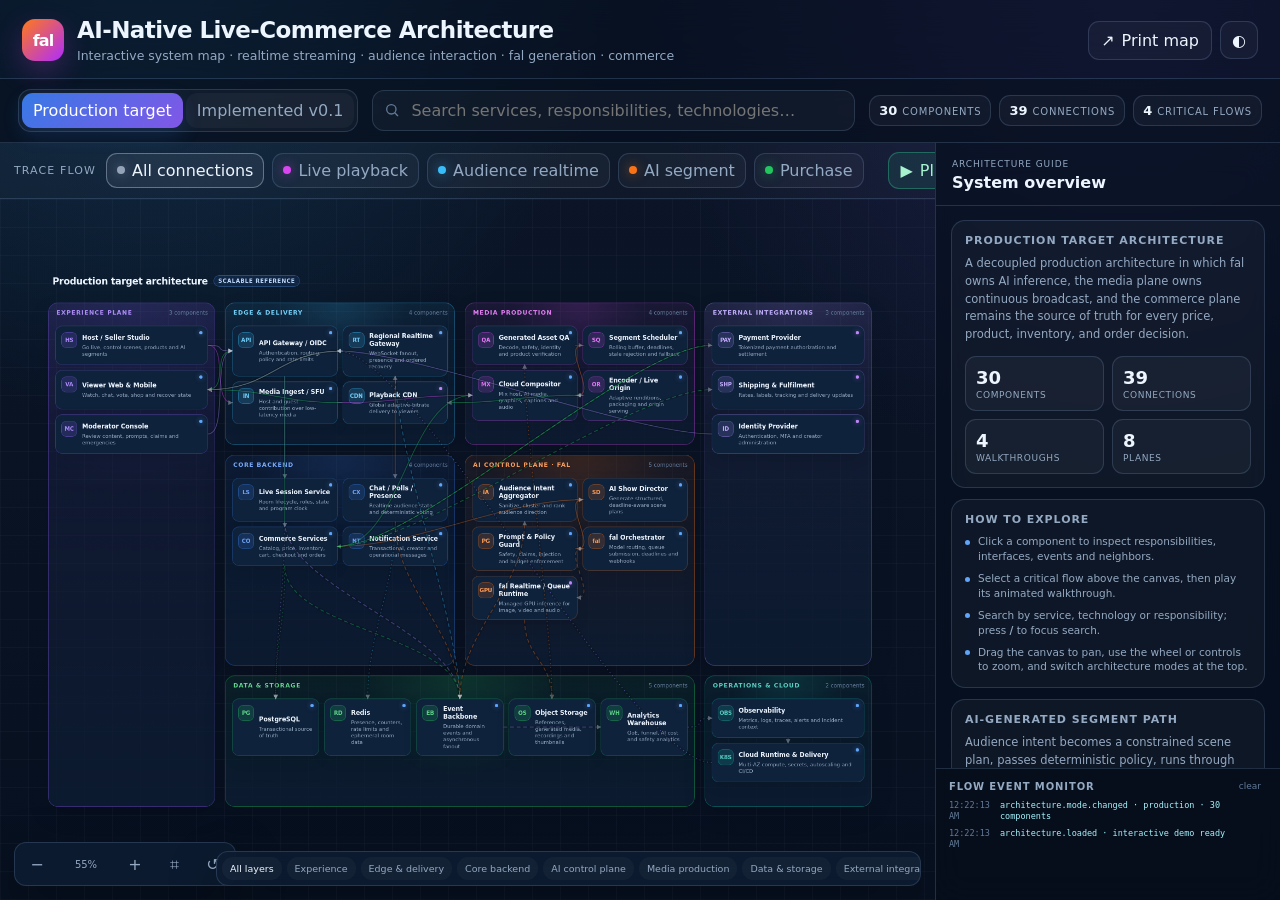
<file: docs/interactive-architecture.html>
<!doctype html>
<html lang="en" data-theme="dark">
<head>
  <meta charset="utf-8" />
  <meta name="viewport" content="width=device-width, initial-scale=1" />
  <meta name="description" content="Interactive architecture demonstration for an AI-native live-commerce platform powered by fal." />
  <title>Interactive AI Live-Commerce Architecture</title>
  <style>
    :root {
      color-scheme: dark;
      --bg: #07101f;
      --bg-2: #0b1629;
      --panel: rgba(13, 28, 50, 0.88);
      --panel-strong: #10233d;
      --panel-soft: rgba(255,255,255,0.035);
      --text: #edf5ff;
      --muted: #94a9c2;
      --faint: #627a98;
      --border: rgba(139, 176, 220, 0.20);
      --border-strong: rgba(139, 176, 220, 0.40);
      --shadow: 0 18px 52px rgba(0,0,0,0.28);
      --clients: #8b5cf6;
      --edge: #38bdf8;
      --core: #3b82f6;
      --ai: #f97316;
      --media: #d946ef;
      --data: #22c55e;
      --external: #a78bfa;
      --ops: #14b8a6;
      --playback: #d946ef;
      --interaction: #38bdf8;
      --ai-flow: #f97316;
      --commerce: #22c55e;
      --operations: #a78bfa;
      --danger: #fb7185;
      --success: #34d399;
      --warning: #fbbf24;
      --radius: 18px;
      --node-radius: 13px;
    }

    html[data-theme="light"] {
      color-scheme: light;
      --bg: #edf4fb;
      --bg-2: #f8fbff;
      --panel: rgba(255,255,255,0.92);
      --panel-strong: #ffffff;
      --panel-soft: rgba(15,23,42,0.035);
      --text: #10223d;
      --muted: #526981;
      --faint: #7d8fa3;
      --border: rgba(49, 81, 118, 0.17);
      --border-strong: rgba(49, 81, 118, 0.34);
      --shadow: 0 18px 52px rgba(54, 78, 108, 0.16);
    }

    * { box-sizing: border-box; }
    html, body { height: 100%; }
    body {
      margin: 0;
      min-width: 320px;
      background:
        radial-gradient(circle at 12% -5%, rgba(56,189,248,0.16), transparent 32%),
        radial-gradient(circle at 88% 0%, rgba(139,92,246,0.15), transparent 34%),
        linear-gradient(180deg, var(--bg-2), var(--bg));
      color: var(--text);
      font-family: Inter, ui-sans-serif, system-ui, -apple-system, BlinkMacSystemFont, "Segoe UI", sans-serif;
      overflow: hidden;
    }

    button, input, select { font: inherit; }
    button { color: inherit; }

    .app-shell {
      width: 100vw;
      max-width: 100vw;
      height: 100%;
      min-width: 0;
      overflow: hidden;
      display: grid;
      grid-template-rows: auto auto minmax(0, 1fr);
    }

    .masthead {
      min-width: 0;
      display: flex;
      align-items: center;
      justify-content: space-between;
      gap: 24px;
      padding: 18px 22px 15px;
      border-bottom: 1px solid var(--border);
      background: rgba(6, 15, 29, 0.52);
      backdrop-filter: blur(18px);
      z-index: 20;
    }
    html[data-theme="light"] .masthead { background: rgba(248,251,255,0.72); }

    .brand-block { display: flex; gap: 13px; align-items: center; min-width: 0; }
    .brand-mark {
      width: 42px;
      height: 42px;
      border-radius: 13px;
      display: grid;
      place-items: center;
      background: linear-gradient(135deg, #ff7a18, #af2cff);
      box-shadow: 0 10px 28px rgba(217,70,239,0.22);
      color: white;
      font-weight: 900;
      letter-spacing: -0.06em;
      flex: 0 0 auto;
    }
    .brand-copy { min-width: 0; }
    .brand-copy h1 {
      margin: 0;
      font-size: clamp(17px, 2vw, 23px);
      line-height: 1.08;
      letter-spacing: -0.025em;
      white-space: nowrap;
      overflow: hidden;
      text-overflow: ellipsis;
    }
    .brand-copy p { margin: 5px 0 0; color: var(--muted); font-size: 12.5px; }

    .header-actions { display: flex; align-items: center; gap: 8px; flex: 0 0 auto; }
    .icon-button, .text-button, .segmented button, .flow-button, .layer-button {
      border: 1px solid var(--border);
      background: var(--panel-soft);
      border-radius: 11px;
      cursor: pointer;
      transition: 160ms ease;
    }
    .icon-button:hover, .text-button:hover, .segmented button:hover, .flow-button:hover, .layer-button:hover {
      transform: translateY(-1px);
      border-color: var(--border-strong);
      background: rgba(255,255,255,0.07);
    }
    .icon-button { width: 38px; height: 38px; display: grid; place-items: center; }
    .text-button { padding: 9px 12px; display: inline-flex; align-items: center; gap: 7px; }

    .control-deck {
      min-width: 0;
      display: grid;
      grid-template-columns: auto minmax(220px, 1fr) auto;
      align-items: center;
      gap: 14px;
      padding: 10px 18px;
      border-bottom: 1px solid var(--border);
      background: rgba(7,16,31,0.77);
      backdrop-filter: blur(14px);
      z-index: 19;
    }
    html[data-theme="light"] .control-deck { background: rgba(248,251,255,0.82); }

    .segmented {
      display: inline-flex;
      padding: 3px;
      gap: 3px;
      border: 1px solid var(--border);
      background: var(--panel-soft);
      border-radius: 13px;
    }
    .segmented button { border: 0; padding: 8px 11px; color: var(--muted); white-space: nowrap; }
    .segmented button.active {
      color: white;
      background: linear-gradient(135deg, rgba(59,130,246,0.92), rgba(139,92,246,0.92));
      box-shadow: 0 7px 20px rgba(59,130,246,0.18);
    }

    .search-wrap { position: relative; max-width: 560px; width: 100%; justify-self: center; }
    .search-wrap svg { position: absolute; left: 12px; top: 50%; transform: translateY(-50%); color: var(--faint); pointer-events: none; }
    .search-wrap input {
      width: 100%;
      padding: 10px 40px 10px 38px;
      border-radius: 12px;
      border: 1px solid var(--border);
      background: var(--panel-soft);
      color: var(--text);
      outline: none;
      transition: 160ms ease;
    }
    .search-wrap input:focus { border-color: #60a5fa; box-shadow: 0 0 0 3px rgba(59,130,246,0.12); }
    .search-clear { position: absolute; right: 7px; top: 50%; transform: translateY(-50%); width: 28px; height: 28px; border: 0; background: transparent; color: var(--muted); cursor: pointer; display: none; }
    .search-clear.visible { display: grid; place-items: center; }

    .stats-strip { display: flex; gap: 8px; justify-content: flex-end; min-width: 0; }
    .stat-pill {
      display: flex;
      align-items: baseline;
      gap: 5px;
      padding: 7px 9px;
      border: 1px solid var(--border);
      border-radius: 11px;
      background: var(--panel-soft);
      white-space: nowrap;
    }
    .stat-pill b { font-size: 13px; }
    .stat-pill span { font-size: 10px; text-transform: uppercase; letter-spacing: 0.08em; color: var(--muted); }

    .main-layout {
      min-height: 0;
      display: grid;
      grid-template-columns: minmax(0, 1fr) 345px;
      gap: 0;
    }

    .diagram-panel { min-width: 0; min-height: 0; position: relative; display: grid; grid-template-rows: auto minmax(0, 1fr); }

    .flow-toolbar {
      min-height: 51px;
      display: flex;
      align-items: center;
      gap: 8px;
      padding: 9px 14px;
      border-bottom: 1px solid var(--border);
      overflow-x: auto;
      scrollbar-width: thin;
      background: rgba(255,255,255,0.015);
    }
    .flow-toolbar-label { color: var(--muted); font-size: 11px; text-transform: uppercase; letter-spacing: 0.1em; margin-right: 2px; white-space: nowrap; }
    .flow-button {
      --flow-color: var(--muted);
      padding: 7px 10px;
      display: inline-flex;
      align-items: center;
      gap: 7px;
      white-space: nowrap;
      color: var(--muted);
    }
    .flow-button .flow-dot { width: 8px; height: 8px; border-radius: 999px; background: var(--flow-color); box-shadow: 0 0 12px color-mix(in srgb, var(--flow-color), transparent 45%); }
    .flow-button.active { color: var(--text); border-color: color-mix(in srgb, var(--flow-color), transparent 42%); background: color-mix(in srgb, var(--flow-color), transparent 89%); }
    .toolbar-spacer { flex: 1; min-width: 8px; }
    .play-button {
      padding: 8px 12px;
      border: 1px solid rgba(52,211,153,0.35);
      background: rgba(52,211,153,0.10);
      color: #a7f3d0;
      border-radius: 11px;
      cursor: pointer;
      display: inline-flex;
      align-items: center;
      gap: 7px;
      white-space: nowrap;
      transition: 160ms ease;
    }
    .play-button:hover { transform: translateY(-1px); background: rgba(52,211,153,0.16); }
    .play-button.playing { border-color: rgba(251,113,133,0.42); background: rgba(251,113,133,0.12); color: #fecdd3; }

    .canvas-viewport {
      position: relative;
      min-height: 0;
      overflow: hidden;
      cursor: grab;
      background-image:
        linear-gradient(rgba(148,163,184,0.045) 1px, transparent 1px),
        linear-gradient(90deg, rgba(148,163,184,0.045) 1px, transparent 1px);
      background-size: 28px 28px;
      user-select: none;
    }
    .canvas-viewport.dragging { cursor: grabbing; }

    .architecture-canvas {
      position: absolute;
      left: 0;
      top: 0;
      width: 1620px;
      height: 1050px;
      transform-origin: 0 0;
      will-change: transform;
    }

    .canvas-title {
      position: absolute;
      left: 52px;
      top: 24px;
      z-index: 4;
      display: flex;
      align-items: center;
      gap: 10px;
    }
    .canvas-title h2 { margin: 0; font-size: 17px; letter-spacing: -0.02em; }
    .mode-badge {
      border: 1px solid rgba(96,165,250,0.32);
      background: rgba(59,130,246,0.10);
      color: #bfdbfe;
      border-radius: 999px;
      padding: 4px 8px;
      font-size: 10px;
      font-weight: 700;
      text-transform: uppercase;
      letter-spacing: 0.08em;
    }

    .board-grid {
      position: absolute;
      inset: 74px 44px 64px;
      z-index: 2;
      display: grid;
      grid-template-columns: 305px 420px 420px 305px;
      grid-template-rows: 260px 385px 240px;
      grid-template-areas:
        "clients edge media external"
        "clients core ai external"
        "clients data data ops";
      gap: 18px;
    }

    .layer {
      position: relative;
      border: 1px solid color-mix(in srgb, var(--accent), transparent 63%);
      background: linear-gradient(180deg, color-mix(in srgb, var(--accent), transparent 92%), var(--panel));
      border-radius: var(--radius);
      padding: 41px 12px 12px;
      box-shadow: inset 0 1px 0 rgba(255,255,255,0.03), 0 16px 42px rgba(0,0,0,0.12);
      overflow: visible;
      transition: opacity 180ms ease, filter 180ms ease, transform 180ms ease;
    }
    .layer::before {
      content: "";
      position: absolute;
      inset: 0;
      border-radius: inherit;
      pointer-events: none;
      background: radial-gradient(circle at 50% 0%, color-mix(in srgb, var(--accent), transparent 87%), transparent 38%);
    }
    .layer[data-layer="clients"] { --accent: var(--clients); grid-area: clients; }
    .layer[data-layer="edge"] { --accent: var(--edge); grid-area: edge; }
    .layer[data-layer="core"] { --accent: var(--core); grid-area: core; }
    .layer[data-layer="ai"] { --accent: var(--ai); grid-area: ai; }
    .layer[data-layer="media"] { --accent: var(--media); grid-area: media; }
    .layer[data-layer="data"] { --accent: var(--data); grid-area: data; }
    .layer[data-layer="external"] { --accent: var(--external); grid-area: external; }
    .layer[data-layer="ops"] { --accent: var(--ops); grid-area: ops; }
    .layer.layer-muted { opacity: 0.25; filter: saturate(0.4); }
    .layer.layer-hidden { display: none; }

    .layer-heading {
      position: absolute;
      top: 11px;
      left: 14px;
      right: 12px;
      display: flex;
      align-items: center;
      justify-content: space-between;
      gap: 8px;
      z-index: 2;
      pointer-events: none;
    }
    .layer-heading strong { color: color-mix(in srgb, var(--accent), white 30%); font-size: 11px; text-transform: uppercase; letter-spacing: 0.105em; }
    .layer-heading span { color: var(--faint); font-size: 10px; }

    .node-grid {
      position: relative;
      z-index: 2;
      display: grid;
      gap: 9px;
      align-content: start;
    }
    .layer[data-layer="clients"] .node-grid,
    .layer[data-layer="external"] .node-grid,
    .layer[data-layer="ops"] .node-grid { grid-template-columns: 1fr; }
    .layer[data-layer="edge"] .node-grid,
    .layer[data-layer="media"] .node-grid,
    .layer[data-layer="core"] .node-grid,
    .layer[data-layer="ai"] .node-grid { grid-template-columns: repeat(2, minmax(0, 1fr)); }
    .layer[data-layer="data"] .node-grid { grid-template-columns: repeat(5, minmax(0, 1fr)); }

    .arch-node {
      --accent: #94a3b8;
      position: relative;
      min-height: 72px;
      border: 1px solid color-mix(in srgb, var(--accent), transparent 72%);
      background: color-mix(in srgb, var(--panel-strong), transparent 2%);
      border-radius: var(--node-radius);
      padding: 11px 10px 10px 48px;
      color: var(--text);
      text-align: left;
      cursor: pointer;
      box-shadow: 0 8px 24px rgba(0,0,0,0.11), inset 0 1px 0 rgba(255,255,255,0.035);
      transition: transform 160ms ease, opacity 160ms ease, filter 160ms ease, border-color 160ms ease, box-shadow 160ms ease;
      user-select: none;
    }
    .arch-node:hover { transform: translateY(-2px); border-color: color-mix(in srgb, var(--accent), white 18%); box-shadow: 0 12px 28px rgba(0,0,0,0.18), 0 0 0 2px color-mix(in srgb, var(--accent), transparent 88%); }
    .arch-node:focus-visible { outline: 3px solid color-mix(in srgb, var(--accent), transparent 55%); outline-offset: 2px; }
    .arch-node .node-icon {
      position: absolute;
      left: 10px;
      top: 11px;
      width: 29px;
      height: 29px;
      border-radius: 9px;
      display: grid;
      place-items: center;
      background: color-mix(in srgb, var(--accent), transparent 84%);
      border: 1px solid color-mix(in srgb, var(--accent), transparent 60%);
      color: color-mix(in srgb, var(--accent), white 28%);
      font-weight: 900;
      font-size: 10px;
      letter-spacing: -0.02em;
    }
    .arch-node .node-title { display: block; font-size: 11.5px; line-height: 1.22; font-weight: 750; letter-spacing: -0.01em; }
    .arch-node .node-short { display: block; margin-top: 5px; font-size: 9.5px; line-height: 1.28; color: var(--muted); }
    .arch-node .node-status {
      position: absolute;
      top: 9px;
      right: 9px;
      width: 6px;
      height: 6px;
      border-radius: 999px;
      background: var(--success);
      box-shadow: 0 0 10px rgba(52,211,153,0.7);
    }
    .arch-node[data-status="target"] .node-status { background: #60a5fa; box-shadow: 0 0 10px rgba(96,165,250,0.6); }
    .arch-node[data-status="experimental"] .node-status { background: var(--warning); box-shadow: 0 0 10px rgba(251,191,36,0.6); }
    .arch-node[data-status="external"] .node-status { background: #c084fc; box-shadow: 0 0 10px rgba(192,132,252,0.6); }

    .arch-node.node-muted { opacity: 0.17; filter: saturate(0.35); transform: scale(0.985); }
    .arch-node.node-active, .arch-node.node-selected, .arch-node.search-hit {
      opacity: 1;
      filter: none;
      transform: translateY(-2px);
      border-color: color-mix(in srgb, var(--accent), white 28%);
      box-shadow: 0 0 0 3px color-mix(in srgb, var(--accent), transparent 80%), 0 16px 34px rgba(0,0,0,0.20);
      z-index: 5;
    }
    .arch-node.walk-active {
      animation: nodePulse 900ms ease-in-out infinite alternate;
      z-index: 8;
    }
    @keyframes nodePulse {
      from { box-shadow: 0 0 0 3px color-mix(in srgb, var(--accent), transparent 78%), 0 10px 30px rgba(0,0,0,0.18); }
      to { box-shadow: 0 0 0 8px color-mix(in srgb, var(--accent), transparent 90%), 0 0 26px color-mix(in srgb, var(--accent), transparent 35%); }
    }

    .connector-layer {
      position: absolute;
      inset: 0;
      width: 100%;
      height: 100%;
      z-index: 3;
      overflow: visible;
      pointer-events: none;
    }
    .edge-group { color: var(--faint); opacity: 0.36; transition: opacity 180ms ease; }
    .edge-group[data-flow~="playback"] { color: var(--playback); }
    .edge-group[data-flow~="interaction"] { color: var(--interaction); }
    .edge-group[data-flow~="ai"] { color: var(--ai-flow); }
    .edge-group[data-flow~="commerce"] { color: var(--commerce); }
    .edge-group[data-flow~="operations"] { color: var(--operations); }
    .connector-shadow { fill: none; stroke: rgba(0,0,0,0.38); stroke-width: 5; }
    .connector { fill: none; stroke: currentColor; stroke-width: 1.7; vector-effect: non-scaling-stroke; }
    .edge-group[data-kind="async"] .connector { stroke-dasharray: 7 5; }
    .edge-group[data-kind="data"] .connector { stroke-dasharray: 2 5; }
    .edge-group.edge-muted { opacity: 0.035; }
    .edge-group.edge-active { opacity: 0.88; }
    .edge-group.walk-edge .connector { stroke-width: 3; stroke-dasharray: 10 7; animation: dashFlow 650ms linear infinite; filter: drop-shadow(0 0 6px currentColor); }
    @keyframes dashFlow { to { stroke-dashoffset: -17; } }
    .edge-label {
      fill: var(--muted);
      font-size: 9px;
      paint-order: stroke;
      stroke: var(--bg);
      stroke-width: 4px;
      stroke-linejoin: round;
      opacity: 0;
      transition: opacity 160ms ease;
    }
    .edge-group.edge-active .edge-label { opacity: 0.86; }

    .canvas-controls {
      position: absolute;
      left: 14px;
      bottom: 14px;
      z-index: 8;
      display: flex;
      align-items: center;
      gap: 5px;
      padding: 5px;
      border: 1px solid var(--border);
      background: var(--panel);
      border-radius: 12px;
      box-shadow: var(--shadow);
      backdrop-filter: blur(12px);
    }
    .canvas-controls button { width: 34px; height: 32px; border: 0; background: transparent; color: var(--muted); border-radius: 8px; cursor: pointer; }
    .canvas-controls button:hover { background: var(--panel-soft); color: var(--text); }
    .zoom-label { width: 54px; text-align: center; font-size: 10px; color: var(--muted); }

    .layer-controls {
      position: absolute;
      right: 14px;
      bottom: 14px;
      z-index: 8;
      display: flex;
      gap: 5px;
      padding: 5px;
      max-width: calc(100% - 230px);
      overflow-x: auto;
      border: 1px solid var(--border);
      background: var(--panel);
      border-radius: 12px;
      box-shadow: var(--shadow);
      backdrop-filter: blur(12px);
    }
    .layer-button { border: 0; padding: 6px 8px; color: var(--muted); font-size: 9.5px; white-space: nowrap; }
    .layer-button.active { color: var(--text); background: var(--panel-soft); }

    .flow-status {
      position: absolute;
      left: 50%;
      bottom: 14px;
      transform: translateX(-50%);
      z-index: 9;
      max-width: 530px;
      min-width: 260px;
      padding: 8px 12px;
      border: 1px solid var(--border);
      background: var(--panel);
      border-radius: 999px;
      display: flex;
      align-items: center;
      gap: 9px;
      box-shadow: var(--shadow);
      backdrop-filter: blur(12px);
      opacity: 0;
      pointer-events: none;
      transition: 180ms ease;
    }
    .flow-status.visible { opacity: 1; }
    .flow-status-dot { width: 8px; height: 8px; border-radius: 999px; background: var(--success); box-shadow: 0 0 12px rgba(52,211,153,0.6); flex: 0 0 auto; }
    .flow-status-text { color: var(--muted); font-size: 10.5px; overflow: hidden; white-space: nowrap; text-overflow: ellipsis; }

    .inspector {
      min-width: 0;
      min-height: 0;
      border-left: 1px solid var(--border);
      background: rgba(7,16,31,0.66);
      backdrop-filter: blur(16px);
      display: grid;
      grid-template-rows: auto minmax(0, 1fr) auto;
      overflow: hidden;
      z-index: 15;
    }
    html[data-theme="light"] .inspector { background: rgba(248,251,255,0.82); }
    .inspector-head { padding: 16px 16px 13px; border-bottom: 1px solid var(--border); display: flex; align-items: center; justify-content: space-between; gap: 10px; }
    .inspector-head div { min-width: 0; }
    .inspector-head span { display: block; color: var(--muted); text-transform: uppercase; letter-spacing: 0.1em; font-size: 9px; }
    .inspector-head h2 { margin: 4px 0 0; font-size: 16px; line-height: 1.2; overflow: hidden; text-overflow: ellipsis; white-space: nowrap; }
    .inspector-close { display: none; }

    .inspector-scroll { min-height: 0; overflow-y: auto; padding: 14px 15px 22px; scrollbar-width: thin; }
    .overview-card, .detail-card, .walk-card {
      border: 1px solid var(--border);
      background: var(--panel-soft);
      border-radius: 14px;
      padding: 13px;
      margin-bottom: 11px;
    }
    .overview-card h3, .detail-card h3, .walk-card h3 { margin: 0 0 8px; font-size: 11px; text-transform: uppercase; letter-spacing: 0.085em; color: var(--muted); }
    .overview-card p, .detail-card p, .walk-card p { margin: 0; color: var(--muted); font-size: 11.5px; line-height: 1.55; }
    .overview-kpis { display: grid; grid-template-columns: repeat(2, 1fr); gap: 8px; margin-top: 12px; }
    .overview-kpi { padding: 10px; border-radius: 11px; background: rgba(255,255,255,0.035); border: 1px solid var(--border); }
    .overview-kpi b { display: block; font-size: 18px; }
    .overview-kpi span { display: block; margin-top: 2px; font-size: 9px; color: var(--muted); text-transform: uppercase; letter-spacing: 0.07em; }

    .detail-accent { display: flex; align-items: center; gap: 10px; margin-bottom: 12px; }
    .detail-icon { --accent: #60a5fa; width: 42px; height: 42px; border-radius: 13px; display: grid; place-items: center; color: color-mix(in srgb, var(--accent), white 28%); background: color-mix(in srgb, var(--accent), transparent 84%); border: 1px solid color-mix(in srgb, var(--accent), transparent 58%); font-weight: 900; }
    .detail-accent div { min-width: 0; }
    .detail-accent b { display: block; font-size: 15px; }
    .detail-accent span { display: block; margin-top: 3px; color: var(--muted); font-size: 10px; }
    .status-chip { display: inline-flex; align-items: center; gap: 6px; margin-top: 8px; border: 1px solid var(--border); border-radius: 999px; padding: 4px 7px; color: var(--muted); font-size: 9px; }
    .status-chip i { width: 6px; height: 6px; border-radius: 999px; background: var(--success); }

    .bullet-list { margin: 0; padding: 0; list-style: none; display: grid; gap: 7px; }
    .bullet-list li { position: relative; padding-left: 13px; color: var(--muted); font-size: 10.5px; line-height: 1.42; }
    .bullet-list li::before { content: ""; position: absolute; left: 0; top: 0.55em; width: 5px; height: 5px; border-radius: 999px; background: #60a5fa; }
    .tag-row { display: flex; flex-wrap: wrap; gap: 6px; }
    .tag { padding: 5px 7px; border-radius: 8px; border: 1px solid var(--border); background: rgba(255,255,255,0.03); color: var(--muted); font-size: 9px; }
    .neighbor-grid { display: grid; grid-template-columns: 1fr 1fr; gap: 8px; }
    .neighbor-block b { display: block; color: var(--muted); font-size: 9px; text-transform: uppercase; letter-spacing: 0.08em; margin-bottom: 6px; }
    .neighbor-link { width: 100%; border: 1px solid var(--border); background: transparent; color: var(--text); text-align: left; border-radius: 9px; padding: 7px 8px; margin-bottom: 5px; cursor: pointer; font-size: 9.5px; }
    .neighbor-link:hover { border-color: var(--border-strong); background: var(--panel-soft); }

    .walk-steps { display: grid; gap: 7px; margin-top: 10px; }
    .walk-step { display: grid; grid-template-columns: 20px 1fr; gap: 8px; align-items: start; padding: 8px; border: 1px solid var(--border); border-radius: 10px; background: rgba(255,255,255,0.025); }
    .walk-step-index { width: 20px; height: 20px; border-radius: 7px; display: grid; place-items: center; background: rgba(59,130,246,0.14); color: #bfdbfe; font-size: 9px; font-weight: 800; }
    .walk-step b { display: block; font-size: 10px; }
    .walk-step span { display: block; margin-top: 2px; color: var(--muted); font-size: 9px; line-height: 1.35; }
    .walk-step.active { border-color: rgba(52,211,153,0.42); background: rgba(52,211,153,0.08); }

    .event-console { border-top: 1px solid var(--border); padding: 11px 13px 13px; min-height: 132px; background: rgba(0,0,0,0.12); }
    .event-console-head { display: flex; align-items: center; justify-content: space-between; gap: 8px; margin-bottom: 8px; }
    .event-console-head b { font-size: 10px; text-transform: uppercase; letter-spacing: 0.09em; color: var(--muted); }
    .event-console-head button { border: 0; background: transparent; color: var(--faint); cursor: pointer; font-size: 9px; }
    .event-log { display: grid; gap: 5px; max-height: 82px; overflow-y: auto; scrollbar-width: thin; }
    .event-row { display: grid; grid-template-columns: 44px 1fr; gap: 7px; color: var(--muted); font-family: ui-monospace, SFMono-Regular, Menlo, monospace; font-size: 8.5px; line-height: 1.35; }
    .event-row time { color: var(--faint); }
    .event-row code { color: #a5f3fc; white-space: normal; overflow-wrap: anywhere; }

    .mobile-inspector-button { display: none; }
    .screen-reader-only { position: absolute !important; width: 1px !important; height: 1px !important; padding: 0 !important; margin: -1px !important; overflow: hidden !important; clip: rect(0,0,0,0) !important; white-space: nowrap !important; border: 0 !important; }

    @media (max-width: 1120px) {
      .main-layout { grid-template-columns: minmax(0, 1fr); }
      .inspector {
        position: fixed;
        right: 0;
        top: 0;
        bottom: 0;
        width: min(390px, 92vw);
        transform: translateX(102%);
        transition: transform 220ms ease;
        box-shadow: -25px 0 60px rgba(0,0,0,0.35);
      }
      .inspector.open { transform: translateX(0); }
      .inspector-close { display: grid; }
      .mobile-inspector-button { display: inline-flex; }
      .stats-strip .stat-pill:nth-child(2) { display: none; }
    }

    @media (max-width: 760px) {
      .masthead { padding: 12px 13px; }
      .brand-block { flex: 1 1 auto; overflow: hidden; }
      .brand-copy { flex: 1 1 auto; overflow: hidden; }
      .brand-copy h1 { font-size: 15px; }
      .brand-copy p { display: none; }
      .brand-mark { width: 36px; height: 36px; }
      .header-actions { margin-left: auto; }
      .header-actions .text-button { display: none; }
      .control-deck { grid-template-columns: minmax(0, 1fr); gap: 8px; padding: 8px 10px; }
      .search-wrap { grid-row: 2; grid-column: 1; max-width: none; }
      .stats-strip { display: none; }
      .segmented { width: 100%; }
      .segmented button { flex: 1 1 0; min-width: 0; padding: 7px 8px; font-size: 10px; }
      .flow-toolbar { padding: 7px 8px; }
      .flow-toolbar-label { display: none; }
      .flow-button { padding: 7px 8px; font-size: 10px; }
      .layer-controls { display: none; }
      .flow-status { bottom: 58px; max-width: calc(100% - 24px); min-width: 0; width: max-content; }
    }

    @media print {
      body { overflow: visible; background: white; color: black; }
      .masthead, .control-deck, .flow-toolbar, .inspector, .canvas-controls, .layer-controls, .flow-status { display: none !important; }
      .app-shell, .main-layout, .diagram-panel, .canvas-viewport { display: block; height: auto; overflow: visible; }
      .architecture-canvas { position: relative; transform: scale(0.68) !important; transform-origin: top left; }
    }
  </style>
</head>
<body>
  <div class="app-shell">
    <header class="masthead">
      <div class="brand-block">
        <div class="brand-mark" aria-hidden="true">fal</div>
        <div class="brand-copy">
          <h1>AI-Native Live-Commerce Architecture</h1>
          <p>Interactive system map · realtime streaming · audience interaction · fal generation · commerce</p>
        </div>
      </div>
      <div class="header-actions">
        <button class="text-button" id="printButton" type="button" title="Print or save as PDF">
          <span aria-hidden="true">↗</span><span>Print map</span>
        </button>
        <button class="icon-button mobile-inspector-button" id="openInspectorButton" type="button" title="Open architecture details" aria-label="Open architecture details">☰</button>
        <button class="icon-button" id="themeButton" type="button" title="Toggle light and dark theme" aria-label="Toggle light and dark theme">◐</button>
      </div>
    </header>

    <section class="control-deck" aria-label="Architecture controls">
      <div class="segmented" role="group" aria-label="Architecture mode">
        <button type="button" class="active" data-mode-button="production">Production target</button>
        <button type="button" data-mode-button="current">Implemented v0.1</button>
      </div>

      <label class="search-wrap">
        <span class="screen-reader-only">Search architecture components</span>
        <svg width="16" height="16" viewBox="0 0 24 24" fill="none" aria-hidden="true"><circle cx="11" cy="11" r="7" stroke="currentColor" stroke-width="2"/><path d="m16.5 16.5 4 4" stroke="currentColor" stroke-width="2" stroke-linecap="round"/></svg>
        <input id="searchInput" type="search" placeholder="Search services, responsibilities, technologies…  (press /)" autocomplete="off" />
        <button id="searchClear" class="search-clear" type="button" aria-label="Clear search">×</button>
      </label>

      <div class="stats-strip" aria-live="polite">
        <div class="stat-pill"><b id="componentCount">0</b><span>components</span></div>
        <div class="stat-pill"><b id="connectionCount">0</b><span>connections</span></div>
        <div class="stat-pill"><b>4</b><span>critical flows</span></div>
      </div>
    </section>

    <main class="main-layout">
      <section class="diagram-panel" aria-label="Interactive architecture diagram">
        <div class="flow-toolbar">
          <span class="flow-toolbar-label">Trace flow</span>
          <button class="flow-button active" type="button" data-flow="all" style="--flow-color:#94a3b8"><span class="flow-dot"></span>All connections</button>
          <button class="flow-button" type="button" data-flow="playback" style="--flow-color:var(--playback)"><span class="flow-dot"></span>Live playback</button>
          <button class="flow-button" type="button" data-flow="interaction" style="--flow-color:var(--interaction)"><span class="flow-dot"></span>Audience realtime</button>
          <button class="flow-button" type="button" data-flow="ai" style="--flow-color:var(--ai-flow)"><span class="flow-dot"></span>AI segment</button>
          <button class="flow-button" type="button" data-flow="commerce" style="--flow-color:var(--commerce)"><span class="flow-dot"></span>Purchase</button>
          <span class="toolbar-spacer"></span>
          <button class="play-button" id="playFlowButton" type="button"><span aria-hidden="true">▶</span><span>Play walkthrough</span></button>
        </div>

        <div class="canvas-viewport" id="canvasViewport" tabindex="0" aria-label="Architecture canvas. Drag to pan and use the zoom controls.">
          <div class="architecture-canvas" id="architectureCanvas">
            <div class="canvas-title">
              <h2 id="canvasModeTitle">Production target architecture</h2>
              <span class="mode-badge" id="canvasModeBadge">scalable reference</span>
            </div>

            <svg class="connector-layer" id="connectorLayer" viewBox="0 0 1620 1050" preserveAspectRatio="none" aria-hidden="true">
              <defs>
                <marker id="arrow" viewBox="0 0 10 10" refX="8" refY="5" markerWidth="5" markerHeight="5" orient="auto-start-reverse">
                  <path d="M 0 0 L 10 5 L 0 10 z" fill="context-stroke"></path>
                </marker>
              </defs>
              <g id="edgeContainer"></g>
            </svg>

            <div class="board-grid" id="boardGrid">
              <section class="layer" data-layer="clients">
                <div class="layer-heading"><strong>Experience plane</strong><span data-layer-count>0</span></div>
                <div class="node-grid" data-node-container="clients"></div>
              </section>
              <section class="layer" data-layer="edge">
                <div class="layer-heading"><strong>Edge & delivery</strong><span data-layer-count>0</span></div>
                <div class="node-grid" data-node-container="edge"></div>
              </section>
              <section class="layer" data-layer="core">
                <div class="layer-heading"><strong>Core backend</strong><span data-layer-count>0</span></div>
                <div class="node-grid" data-node-container="core"></div>
              </section>
              <section class="layer" data-layer="ai">
                <div class="layer-heading"><strong>AI control plane · fal</strong><span data-layer-count>0</span></div>
                <div class="node-grid" data-node-container="ai"></div>
              </section>
              <section class="layer" data-layer="media">
                <div class="layer-heading"><strong>Media production</strong><span data-layer-count>0</span></div>
                <div class="node-grid" data-node-container="media"></div>
              </section>
              <section class="layer" data-layer="data">
                <div class="layer-heading"><strong>Data & storage</strong><span data-layer-count>0</span></div>
                <div class="node-grid" data-node-container="data"></div>
              </section>
              <section class="layer" data-layer="external">
                <div class="layer-heading"><strong>External integrations</strong><span data-layer-count>0</span></div>
                <div class="node-grid" data-node-container="external"></div>
              </section>
              <section class="layer" data-layer="ops">
                <div class="layer-heading"><strong>Operations & cloud</strong><span data-layer-count>0</span></div>
                <div class="node-grid" data-node-container="ops"></div>
              </section>
            </div>
          </div>

          <div class="canvas-controls" aria-label="Zoom controls">
            <button type="button" id="zoomOutButton" aria-label="Zoom out">−</button>
            <span class="zoom-label" id="zoomLabel">100%</span>
            <button type="button" id="zoomInButton" aria-label="Zoom in">+</button>
            <button type="button" id="fitButton" aria-label="Fit architecture to viewport" title="Fit to viewport">⌗</button>
            <button type="button" id="resetViewButton" aria-label="Reset view" title="Reset view">↺</button>
          </div>

          <div class="layer-controls" id="layerControls" aria-label="Layer filter"></div>

          <div class="flow-status" id="flowStatus" aria-live="polite">
            <span class="flow-status-dot"></span>
            <span class="flow-status-text" id="flowStatusText"></span>
          </div>
        </div>
      </section>

      <aside class="inspector" id="inspector" aria-label="Architecture details">
        <div class="inspector-head">
          <div>
            <span id="inspectorEyebrow">Architecture guide</span>
            <h2 id="inspectorTitle">System overview</h2>
          </div>
          <button class="icon-button inspector-close" id="closeInspectorButton" type="button" aria-label="Close details">×</button>
        </div>
        <div class="inspector-scroll" id="inspectorContent"></div>
        <div class="event-console">
          <div class="event-console-head"><b>Flow event monitor</b><button type="button" id="clearLogButton">clear</button></div>
          <div class="event-log" id="eventLog" aria-live="polite"></div>
        </div>
      </aside>
    </main>
  </div>

  <script>
    (() => {
      "use strict";

      const safeStorage = {
        get(key) { try { return window.localStorage.getItem(key); } catch (_) { return null; } },
        set(key, value) { try { window.localStorage.setItem(key, value); } catch (_) { /* standalone preview may have no storage origin */ } }
      };

      const layerMeta = {
        clients: { label: "Experience", color: "var(--clients)" },
        edge: { label: "Edge & delivery", color: "var(--edge)" },
        core: { label: "Core backend", color: "var(--core)" },
        ai: { label: "AI control plane", color: "var(--ai)" },
        media: { label: "Media production", color: "var(--media)" },
        data: { label: "Data & storage", color: "var(--data)" },
        external: { label: "External integrations", color: "var(--external)" },
        ops: { label: "Operations & cloud", color: "var(--ops)" }
      };

      const modes = {
        production: {
          title: "Production target architecture",
          badge: "scalable reference",
          summary: "A decoupled production architecture in which fal owns AI inference, the media plane owns continuous broadcast, and the commerce plane remains the source of truth for every price, product, inventory, and order decision.",
          nodes: [
            {
              id: "host-studio", layer: "clients", icon: "HS", title: "Host / Seller Studio", short: "Go live, control scenes, products and AI segments", status: "target",
              description: "The producer-facing control surface for camera preview, show rundown, product selection, polls, AI requests, previews, approvals, and emergency fallback.",
              responsibilities: ["Capture host audio/video and publish ingest tracks", "Control live-session state and product pins", "Approve or reject generated segments before broadcast", "Provide immediate cut-to-host and holding-scene controls"],
              interfaces: ["WebRTC, SRT or RTMP ingest", "REST control APIs", "Realtime WebSocket events"],
              events: ["live.session.started", "product.pinned", "scene.plan.approved"],
              tech: ["React", "WebRTC", "WebSocket", "Role-scoped JWT"]
            },
            {
              id: "viewer-apps", layer: "clients", icon: "VA", title: "Viewer Web & Mobile", short: "Watch, chat, vote, shop and recover state", status: "target",
              description: "The global audience experience: adaptive playback, low-latency interactions, media-timeline product synchronization, cart, checkout, captions, and reconnect recovery.",
              responsibilities: ["Play the continuous adaptive-bitrate stream", "Send chat, reactions and votes", "Display product cards at the intended program timestamp", "Recover room state and missed events after reconnect"],
              interfaces: ["HLS/DASH or WebRTC playback", "REST/GraphQL APIs", "Regional WebSocket gateway"],
              events: ["session.snapshot", "poll.opened", "product.pinned", "segment.on_air"],
              tech: ["Next.js", "iOS", "Android", "LL-HLS"]
            },
            {
              id: "moderator-console", layer: "clients", icon: "MC", title: "Moderator Console", short: "Review content, prompts, claims and emergencies", status: "target",
              description: "A trust-and-safety workstation for chat moderation, generated-media preview, policy escalation, operator approval and emergency broadcast controls.",
              responsibilities: ["Review flagged audience input and generated output", "Validate product claims and brand policy", "Ban abusive users and stop unsafe prompts", "Trigger emergency cut-to-slate or host feed"],
              interfaces: ["Admin REST APIs", "Realtime moderation stream", "Immutable audit log"],
              events: ["moderation.flagged", "segment.qa.rejected", "broadcast.emergency_cut"],
              tech: ["React", "RBAC", "Audit logging"]
            },

            {
              id: "api-gateway", layer: "edge", icon: "API", title: "API Gateway / OIDC", short: "Authentication, routing, policy and rate limits", status: "target",
              description: "The authenticated edge for transactional and control-plane APIs. It validates identities, merchant scope, idempotency keys, request budgets and endpoint permissions.",
              responsibilities: ["Verify OIDC/JWT identities and roles", "Apply WAF, rate limits and request validation", "Route control and commerce requests", "Attach trace, correlation and idempotency identifiers"],
              interfaces: ["HTTPS REST/GraphQL", "OIDC discovery and JWKS", "Internal service mesh"],
              events: ["api.request.accepted", "security.rate_limited"],
              tech: ["Envoy/API Gateway", "OIDC", "WAF", "OpenTelemetry"]
            },
            {
              id: "realtime-gateway", layer: "edge", icon: "RT", title: "Regional Realtime Gateway", short: "WebSocket fanout, presence and ordered recovery", status: "target",
              description: "A horizontally scalable regional gateway that maintains viewer and producer WebSockets, performs room fanout, and reconnects clients using snapshots plus sequence-aware replay.",
              responsibilities: ["Maintain millions of concurrent room connections", "Fan out ordered room events", "Shed noncritical reactions under overload", "Resume clients from last received sequence"],
              interfaces: ["WSS", "Redis/NATS ephemeral channels", "Durable event backbone"],
              events: ["presence.connected", "realtime.replay.requested"],
              tech: ["Go or Elixir", "WebSocket", "Redis", "NATS"]
            },
            {
              id: "media-ingest", layer: "edge", icon: "IN", title: "Media Ingest / SFU", short: "Host and guest contribution over low-latency media", status: "target",
              description: "The contribution edge that receives host and guest audio/video, handles network adaptation, and forwards clean tracks into the production compositor.",
              responsibilities: ["Receive WebRTC, SRT or RTMP contribution", "Perform jitter buffering and packet-loss handling", "Authorize hosts and guest tracks", "Feed active and standby compositors"],
              interfaces: ["WebRTC", "SRT", "RTMP", "RTP tracks"],
              events: ["ingest.connected", "ingest.degraded", "track.published"],
              tech: ["SFU", "TURN/STUN", "SRT", "Media metrics"]
            },
            {
              id: "playback-cdn", layer: "edge", icon: "CDN", title: "Playback CDN", short: "Global adaptive-bitrate delivery to viewers", status: "external",
              description: "The one-to-many distribution layer for the final continuous program. It absorbs audience scale so AI generation and origin capacity scale with channels—not individual viewers.",
              responsibilities: ["Distribute adaptive-bitrate renditions globally", "Provide low-latency manifests and edge caching", "Protect origins and absorb traffic spikes", "Expose QoE and edge delivery metrics"],
              interfaces: ["LL-HLS/DASH", "Signed playback URLs", "CDN logs and APIs"],
              events: ["playback.started", "cdn.origin_error", "qoe.rebuffer"],
              tech: ["Media CDN", "LL-HLS", "DASH", "Multi-CDN"]
            },

            {
              id: "live-session", layer: "core", icon: "LS", title: "Live Session Service", short: "Room lifecycle, roles, state and program clock", status: "target",
              description: "The authoritative control-plane service for creating, warming, starting, degrading and ending live rooms while maintaining the program-time anchor.",
              responsibilities: ["Manage the live session state machine", "Issue room snapshots and playback metadata", "Track current program-time anchor", "Coordinate warm-up and graceful shutdown"],
              interfaces: ["REST APIs", "PostgreSQL", "Event bus"],
              events: ["live.session.created", "live.session.warming", "live.session.started", "live.session.ended"],
              tech: ["Go/TypeScript", "PostgreSQL", "Transactional outbox"]
            },
            {
              id: "interaction-service", layer: "core", icon: "CX", title: "Chat / Polls / Presence", short: "Realtime audience state and deterministic voting", status: "target",
              description: "The interaction service validates chat and votes, aggregates reactions, controls polls, and publishes sanitized audience events without coupling them to media delivery.",
              responsibilities: ["Moderate and publish chat messages", "Accept one eligible vote per user", "Aggregate reactions and audience intent", "Maintain presence and room counters"],
              interfaces: ["Realtime gateway", "Redis", "Event bus"],
              events: ["chat.message.published", "vote.accepted", "poll.closed", "audience.intent.accepted"],
              tech: ["Redis", "NATS/Kafka", "Abuse controls"]
            },
            {
              id: "commerce-service", layer: "core", icon: "CO", title: "Commerce Services", short: "Catalog, price, inventory, cart, checkout and orders", status: "target",
              description: "The commercial source of truth. AI may reference approved facts, but this service alone owns names, prices, inventory, offers, checkout validation and order state.",
              responsibilities: ["Serve approved product facts and reference assets", "Atomically reserve and commit inventory", "Revalidate price and eligibility at checkout", "Create idempotent payment and order workflows"],
              interfaces: ["REST/GraphQL", "PostgreSQL", "Payment and shipping providers", "Event bus"],
              events: ["product.pinned", "inventory.changed", "checkout.created", "order.created"],
              tech: ["PostgreSQL", "Temporal", "Idempotency keys", "PCI boundary"]
            },
            {
              id: "notification-service", layer: "core", icon: "NT", title: "Notification Service", short: "Transactional, creator and operational messages", status: "target",
              description: "Delivers in-app, push, SMS and email notifications for session reminders, order status, moderation and operational alerts.",
              responsibilities: ["Render channel-specific templates", "Apply preference and consent rules", "Retry provider failures idempotently", "Track delivery and engagement"],
              interfaces: ["Event bus", "Email/SMS/Push providers"],
              events: ["notification.requested", "notification.delivered"],
              tech: ["APNs/FCM", "Email/SMS APIs", "Template service"]
            },

            {
              id: "intent-aggregator", layer: "ai", icon: "IA", title: "Audience Intent Aggregator", short: "Sanitize, cluster and rank audience direction", status: "target",
              description: "Transforms high-volume chat, votes and host commands into a compact, policy-filtered intent object. Deterministic poll totals remain authoritative.",
              responsibilities: ["Deduplicate spam and repeated suggestions", "Cluster semantically similar scene ideas", "Weight eligible votes and trust signals", "Produce a compact intent summary for the director"],
              interfaces: ["Event bus", "Moderation service", "AI show director"],
              events: ["audience.intent.accepted", "poll.closed"],
              tech: ["Streaming aggregation", "Embeddings", "Policy filters"]
            },
            {
              id: "show-director", layer: "ai", icon: "SD", title: "AI Show Director", short: "Generate structured, deadline-aware scene plans", status: "target",
              description: "Creates a strict ScenePlan from show state, approved product facts, audience intent and the scene bible. It does not directly mutate prices, orders or inventory.",
              responsibilities: ["Select an approved scene mode and duration", "Compile script, visual direction and continuity references", "Attach generation deadline and fallback asset", "Stay within model, cost and policy constraints"],
              interfaces: ["Structured LLM output", "Product facts API", "Durable workflow"],
              events: ["scene.plan.created", "scene.plan.approved"],
              tech: ["JSON Schema", "LLM", "Scene bible", "Prompt versioning"]
            },
            {
              id: "policy-guard", layer: "ai", icon: "PG", title: "Prompt & Policy Guard", short: "Safety, claims, injection and budget enforcement", status: "target",
              description: "A deterministic policy boundary between plans and generation. It verifies allowed models, prompt content, approved commercial claims, data handling, cost ceilings and moderation state.",
              responsibilities: ["Reject prompt injection and prohibited content", "Verify product claims against approved facts", "Enforce endpoint allowlists and generation budgets", "Redact private or regulated information"],
              interfaces: ["Policy engine", "Moderation models", "Audit log"],
              events: ["scene.plan.rejected", "generation.policy_passed"],
              tech: ["OPA/rules engine", "Moderation", "PII filters"]
            },
            {
              id: "fal-orchestrator", layer: "ai", icon: "fal", title: "fal Orchestrator", short: "Model routing, queue submission, deadlines and webhooks", status: "target",
              description: "The only internal service allowed to call fal. It normalizes provider contracts, selects approved endpoints, maps request IDs, verifies webhooks, rejects stale results and controls cost.",
              responsibilities: ["Choose realtime, streaming or queued inference", "Submit validated requests through fal clients", "Verify signed completion webhooks idempotently", "Apply retry, timeout, fallback and cancellation policy"],
              interfaces: ["fal realtime/WebSocket", "fal queue and webhooks", "Durable segment workflow"],
              events: ["fal.job.submitted", "fal.job.completed", "fal.job.failed", "segment.stale"],
              tech: ["Python", "fal-client", "ED25519 verification", "Temporal"]
            },
            {
              id: "fal-runtime", layer: "ai", icon: "GPU", title: "fal Realtime / Queue Runtime", short: "Managed GPU inference for image, video and audio", status: "external",
              description: "fal executes approved image, video, audio and multimodal models. Realtime endpoints support persistent low-latency sessions; queued inference provides durability for longer video jobs.",
              responsibilities: ["Run marketplace or custom fal.App models", "Autoscale GPU runners and maintain warm capacity", "Return progressive, realtime or queued results", "Expose logs, analytics and request identifiers"],
              interfaces: ["HTTPS", "WebSocket/msgpack", "Webhooks", "fal CDN"],
              events: ["provider.request.accepted", "provider.result.ready"],
              tech: ["fal Serverless", "GPU runners", "WebSocket", "Queue"]
            },

            {
              id: "asset-qa", layer: "media", icon: "QA", title: "Generated Asset QA", short: "Decode, safety, identity and product verification", status: "target",
              description: "Validates every generated segment before it becomes broadcast-eligible, including decode integrity, duration, loudness, policy, presenter identity, logos and product fidelity.",
              responsibilities: ["Validate codec, duration, frame rate and audio", "Run visual/audio safety classification", "Verify presenter and product consistency", "Escalate uncertain output to human review"],
              interfaces: ["Object storage", "Moderation models", "Segment workflow"],
              events: ["segment.qa.passed", "segment.qa.rejected"],
              tech: ["FFmpeg", "Computer vision", "Human review"]
            },
            {
              id: "segment-scheduler", layer: "media", icon: "SQ", title: "Segment Scheduler", short: "Rolling buffer, deadlines, stale rejection and fallback", status: "target",
              description: "Maintains a rolling ready-to-air queue and ensures late or rejected generation never creates a broadcast gap. Each slot has a deadline, stale time and fallback asset.",
              responsibilities: ["Maintain 15–30 seconds of ready content", "Reject segments that miss program deadlines", "Select approved fallback clips", "Issue deterministic on-air commands"],
              interfaces: ["Durable workflow", "Asset QA", "Compositor control API"],
              events: ["segment.ready", "segment.fallback_activated", "segment.on_air"],
              tech: ["Temporal", "Priority queue", "Program clock"]
            },
            {
              id: "compositor", layer: "media", icon: "MX", title: "Cloud Compositor", short: "Mix host, AI media, graphics, captions and audio", status: "target",
              description: "Combines contribution tracks and approved assets into one continuous program with transitions, lower thirds, product graphics, captions, audio ducking and emergency slates.",
              responsibilities: ["Mix host, guest and generated media", "Render prices and inventory from deterministic data", "Apply scene transitions and audio normalization", "Run active/standby for high-value events"],
              interfaces: ["RTP/media tracks", "Scheduler commands", "Commerce overlays", "Encoder output"],
              events: ["compositor.scene_changed", "compositor.degraded"],
              tech: ["FFmpeg/GStreamer", "GPU composition", "Active/standby"]
            },
            {
              id: "encoder-origin", layer: "media", icon: "OR", title: "Encoder / Live Origin", short: "Adaptive renditions, packaging and origin serving", status: "target",
              description: "Encodes the final program into adaptive bitrate renditions, packages low-latency segments and exposes a protected origin to the playback CDN.",
              responsibilities: ["Encode multiple bitrate and resolution ladders", "Package LL-HLS/DASH manifests", "Maintain program timestamps and keyframes", "Expose health and origin failover"],
              interfaces: ["SRT/RTP input", "HLS/DASH output", "CDN origin shield"],
              events: ["origin.stream_started", "encoder.frame_dropped"],
              tech: ["H.264/H.265/AV1", "LL-HLS", "Origin shield"]
            },

            {
              id: "postgres", layer: "data", icon: "PG", title: "PostgreSQL", short: "Transactional source of truth", status: "target",
              description: "Stores sessions, products, offers, inventory, carts, orders, policy versions and durable workflow references under transactional guarantees.",
              responsibilities: ["Enforce transactional integrity", "Support atomic inventory operations", "Publish domain events through an outbox", "Maintain replicas, backups and recovery"],
              interfaces: ["SQL", "CDC/outbox", "Read replicas"],
              events: ["outbox.record.created"],
              tech: ["PostgreSQL", "Migrations", "PITR"]
            },
            {
              id: "redis", layer: "data", icon: "RD", title: "Redis", short: "Presence, counters, rate limits and ephemeral room data", status: "target",
              description: "Holds latency-sensitive, recoverable room state such as presence, counters, rate-limit buckets, temporary votes and fanout coordination.",
              responsibilities: ["Track online presence and room counters", "Apply distributed rate limits", "Cache session snapshots and catalog reads", "Coordinate ephemeral pub/sub where appropriate"],
              interfaces: ["RESP", "Pub/Sub or Streams"],
              events: ["cache.invalidated"],
              tech: ["Redis Cluster", "TTL", "Lua/atomic ops"]
            },
            {
              id: "event-bus", layer: "data", icon: "EB", title: "Event Backbone", short: "Durable domain events and asynchronous fanout", status: "target",
              description: "Decouples interaction, commerce, AI, analytics and notification services using durable ordered event streams and idempotent consumers.",
              responsibilities: ["Persist critical domain events", "Fan out events to independent consumers", "Support replay, dead-lettering and schema evolution", "Separate critical events from high-volume ephemeral reactions"],
              interfaces: ["Kafka/Redpanda/NATS JetStream", "Schema registry"],
              events: ["All domain events"],
              tech: ["Kafka", "Redpanda", "NATS JetStream"]
            },
            {
              id: "asset-storage", layer: "data", icon: "OS", title: "Object Storage", short: "References, generated media, recordings and thumbnails", status: "target",
              description: "Private-by-default storage for product reference packs, generated intermediates, approved broadcast segments, thumbnails and compliance recordings.",
              responsibilities: ["Store versioned reference and generated assets", "Apply retention, access and signed URL policy", "Replicate approved media for broadcast", "Track content lineage and checksums"],
              interfaces: ["S3-compatible API", "Signed URLs", "Media CDN"],
              events: ["asset.created", "asset.approved", "asset.expired"],
              tech: ["S3/Object storage", "KMS", "Lifecycle rules"]
            },
            {
              id: "analytics", layer: "data", icon: "WH", title: "Analytics Warehouse", short: "QoE, funnel, AI cost and safety analytics", status: "target",
              description: "Combines playback, interaction, generation, commerce and moderation telemetry for business intelligence, operations and experimentation.",
              responsibilities: ["Measure stream quality and conversion funnel", "Attribute AI cost by merchant, room and segment", "Track moderation and fallback rates", "Power dashboards and experimentation"],
              interfaces: ["Event ingestion", "Batch/stream ETL", "BI tools"],
              events: ["analytics.fact_loaded"],
              tech: ["ClickHouse/BigQuery/Snowflake", "dbt", "BI"]
            },

            {
              id: "payment-provider", layer: "external", icon: "PAY", title: "Payment Provider", short: "Tokenized payment authorization and settlement", status: "external",
              description: "Processes payment details outside the core application’s PCI scope and returns signed, retryable payment lifecycle events.",
              responsibilities: ["Tokenize payment methods", "Authorize and capture payments", "Deliver signed idempotent webhooks", "Support refunds and disputes"],
              interfaces: ["HTTPS API", "Signed webhooks"],
              events: ["payment.authorized", "payment.completed", "payment.refunded"],
              tech: ["Stripe/Adyen/PayPal", "PCI DSS"]
            },
            {
              id: "shipping-provider", layer: "external", icon: "SHP", title: "Shipping & Fulfilment", short: "Rates, labels, tracking and delivery updates", status: "external",
              description: "Provides address validation, shipping rates, fulfilment labels and tracking updates after an order is accepted.",
              responsibilities: ["Validate destinations and serviceability", "Create labels and fulfilment requests", "Publish tracking milestones", "Handle carrier exceptions"],
              interfaces: ["Carrier/3PL APIs", "Webhooks"],
              events: ["shipment.created", "shipment.delivered"],
              tech: ["Shippo/3PL/Carrier APIs"]
            },
            {
              id: "identity-provider", layer: "external", icon: "ID", title: "Identity Provider", short: "Authentication, MFA and creator administration", status: "external",
              description: "Authenticates viewers, hosts, merchants and operators, then issues short-lived identities used by API and realtime authorization layers.",
              responsibilities: ["Support social, passwordless and enterprise login", "Enforce MFA for privileged producer roles", "Issue and rotate signed tokens", "Expose directory and account lifecycle hooks"],
              interfaces: ["OIDC/OAuth 2.0", "JWKS", "SCIM/webhooks"],
              events: ["identity.login", "identity.role_changed"],
              tech: ["Auth0/Firebase/Cognito", "OIDC"]
            },

            {
              id: "observability", layer: "ops", icon: "OBS", title: "Observability", short: "Metrics, logs, traces, alerts and incident context", status: "target",
              description: "Correlates session, scene, fal request, playback, cart and order identifiers across application, media and provider boundaries.",
              responsibilities: ["Collect OpenTelemetry traces and structured logs", "Monitor QoE, AI deadlines, costs and checkout SLOs", "Alert on failures and budget anomalies", "Support session replay and incident investigation"],
              interfaces: ["OTLP", "Prometheus", "Log drains", "fal analytics"],
              events: ["slo.breached", "incident.created"],
              tech: ["OpenTelemetry", "Prometheus", "Grafana", "Loki"]
            },
            {
              id: "cloud-runtime", layer: "ops", icon: "K8S", title: "Cloud Runtime & Delivery", short: "Multi-AZ compute, secrets, autoscaling and CI/CD", status: "target",
              description: "Runs the non-fal control plane with high availability, progressive delivery, secrets management, infrastructure as code and disaster recovery.",
              responsibilities: ["Deploy stateless services across availability zones", "Autoscale gateways and workers", "Protect secrets through KMS/Vault", "Perform canary rollout and rollback"],
              interfaces: ["Kubernetes/ECS", "CI/CD", "Service mesh"],
              events: ["deployment.started", "deployment.rolled_back"],
              tech: ["Kubernetes", "Terraform", "ArgoCD/GitHub Actions", "KMS"]
            }
          ],
          edges: [
            { from: "host-studio", to: "media-ingest", flow: ["playback"], kind: "media", label: "host media" },
            { from: "media-ingest", to: "compositor", flow: ["playback"], kind: "media", label: "contribution tracks" },
            { from: "compositor", to: "encoder-origin", flow: ["playback", "ai", "commerce"], kind: "media", label: "final program" },
            { from: "encoder-origin", to: "playback-cdn", flow: ["playback", "ai", "commerce"], kind: "media", label: "ABR stream" },
            { from: "playback-cdn", to: "viewer-apps", flow: ["playback", "ai", "commerce"], kind: "media", label: "global playback" },

            { from: "viewer-apps", to: "realtime-gateway", flow: ["interaction", "ai"], kind: "sync", label: "chat / votes" },
            { from: "realtime-gateway", to: "interaction-service", flow: ["interaction", "ai"], kind: "sync", label: "ordered events" },
            { from: "interaction-service", to: "redis", flow: ["interaction"], kind: "data", label: "presence / counters" },
            { from: "interaction-service", to: "event-bus", flow: ["interaction", "ai"], kind: "async", label: "audience events" },
            { from: "event-bus", to: "realtime-gateway", flow: ["interaction"], kind: "async", label: "room fanout" },
            { from: "realtime-gateway", to: "viewer-apps", flow: ["interaction"], kind: "sync", label: "snapshot / replay" },

            { from: "host-studio", to: "api-gateway", flow: ["ai", "operations"], kind: "sync", label: "producer commands" },
            { from: "moderator-console", to: "api-gateway", flow: ["ai", "operations"], kind: "sync", label: "moderation commands" },
            { from: "identity-provider", to: "api-gateway", flow: ["commerce", "operations"], kind: "sync", label: "OIDC / JWKS" },
            { from: "api-gateway", to: "live-session", flow: ["operations"], kind: "sync", label: "session control" },
            { from: "live-session", to: "postgres", flow: ["operations"], kind: "data", label: "transaction" },
            { from: "live-session", to: "event-bus", flow: ["operations"], kind: "async", label: "session events" },

            { from: "event-bus", to: "intent-aggregator", flow: ["ai"], kind: "async", label: "sanitized intent" },
            { from: "intent-aggregator", to: "show-director", flow: ["ai"], kind: "sync", label: "winning direction" },
            { from: "commerce-service", to: "show-director", flow: ["ai"], kind: "sync", label: "approved facts" },
            { from: "show-director", to: "policy-guard", flow: ["ai"], kind: "sync", label: "scene plan" },
            { from: "policy-guard", to: "fal-orchestrator", flow: ["ai"], kind: "sync", label: "approved request" },
            { from: "fal-orchestrator", to: "fal-runtime", flow: ["ai"], kind: "async", label: "realtime / queue" },
            { from: "fal-runtime", to: "asset-storage", flow: ["ai"], kind: "async", label: "generated asset" },
            { from: "asset-storage", to: "asset-qa", flow: ["ai"], kind: "data", label: "media + metadata" },
            { from: "asset-qa", to: "segment-scheduler", flow: ["ai"], kind: "async", label: "approved segment" },
            { from: "segment-scheduler", to: "compositor", flow: ["ai"], kind: "sync", label: "on-air command" },

            { from: "viewer-apps", to: "api-gateway", flow: ["commerce"], kind: "sync", label: "cart / checkout" },
            { from: "api-gateway", to: "commerce-service", flow: ["commerce"], kind: "sync", label: "validated request" },
            { from: "commerce-service", to: "postgres", flow: ["commerce"], kind: "data", label: "atomic commit" },
            { from: "commerce-service", to: "payment-provider", flow: ["commerce"], kind: "sync", label: "authorize payment" },
            { from: "payment-provider", to: "commerce-service", flow: ["commerce"], kind: "async", label: "signed webhook" },
            { from: "commerce-service", to: "shipping-provider", flow: ["commerce"], kind: "async", label: "fulfil order" },
            { from: "commerce-service", to: "event-bus", flow: ["commerce"], kind: "async", label: "commerce events" },
            { from: "commerce-service", to: "compositor", flow: ["commerce"], kind: "sync", label: "deterministic overlay" },

            { from: "event-bus", to: "analytics", flow: ["operations"], kind: "async", label: "domain facts" },
            { from: "analytics", to: "observability", flow: ["operations"], kind: "data", label: "dashboards" },
            { from: "cloud-runtime", to: "api-gateway", flow: ["operations"], kind: "data", label: "runtime" },
            { from: "observability", to: "cloud-runtime", flow: ["operations"], kind: "async", label: "alerts / rollback" }
          ],
          flows: {
            playback: {
              title: "Live playback path",
              summary: "The host contribution becomes one continuous adaptive stream and is distributed by the CDN. fal is not used as the mass-viewer delivery layer.",
              steps: ["host-studio", "media-ingest", "compositor", "encoder-origin", "playback-cdn", "viewer-apps"],
              events: ["track.published", "ingest.connected", "compositor.scene_changed", "origin.stream_started", "playback.manifest.ready", "playback.started"]
            },
            interaction: {
              title: "Audience realtime path",
              summary: "Viewer events travel through regional WebSockets, are validated by the interaction service, stored or aggregated, then return through ordered room fanout and snapshot recovery.",
              steps: ["viewer-apps", "realtime-gateway", "interaction-service", "redis", "event-bus", "realtime-gateway", "viewer-apps"],
              events: ["vote.cast", "realtime.event.received", "vote.accepted", "presence.updated", "poll.updated", "room.event.fanout", "client.sequence.advanced"]
            },
            ai: {
              title: "AI-generated segment path",
              summary: "Audience intent becomes a constrained scene plan, passes deterministic policy, runs through fal, is quality checked and scheduled, then joins the same continuous broadcast as the human host.",
              steps: ["viewer-apps", "realtime-gateway", "interaction-service", "event-bus", "intent-aggregator", "show-director", "policy-guard", "fal-orchestrator", "fal-runtime", "asset-storage", "asset-qa", "segment-scheduler", "compositor", "encoder-origin", "playback-cdn", "viewer-apps"],
              events: ["audience.suggestion.sent", "realtime.event.received", "audience.intent.accepted", "poll.closed", "intent.clustered", "scene.plan.created", "generation.policy_passed", "fal.job.submitted", "fal.job.completed", "asset.created", "segment.qa.passed", "segment.ready", "segment.on_air", "origin.segment.published", "cdn.edge.updated", "viewer.segment.visible"]
            },
            commerce: {
              title: "Purchase path",
              summary: "The viewer enters checkout through the authenticated API, commerce revalidates product truth and inventory, payment completes idempotently, and product data is also rendered as deterministic broadcast graphics.",
              steps: ["viewer-apps", "api-gateway", "commerce-service", "postgres", "payment-provider", "commerce-service", "event-bus", "compositor", "encoder-origin", "playback-cdn", "viewer-apps"],
              events: ["cart.item_added", "api.request.accepted", "checkout.created", "inventory.reserved", "payment.authorized", "order.created", "commerce.event.published", "product.overlay.updated", "origin.segment.published", "cdn.edge.updated", "order.confirmation.visible"]
            }
          }
        },

        current: {
          title: "Implemented v0.1 vertical slice",
          badge: "runnable modular monolith",
          summary: "The starter proves contracts and failure behavior with a FastAPI modular monolith, SQLite, an in-process sequenced event broker, WebSocket room hub, local checkout and a fal queue boundary with signed webhooks.",
          nodes: [
            {
              id: "c-host", layer: "clients", icon: "HS", title: "Host Studio", short: "Session, product, poll and segment controls", status: "implemented",
              description: "A working browser studio that creates a room, starts and ends the session, pins products, opens polls, requests a segment, previews it and marks it on air.",
              responsibilities: ["Control the demo live-session lifecycle", "Pin catalog products and open polls", "Request mock or fal-backed generation", "Preview and put READY segments on air"],
              interfaces: ["FastAPI REST", "WebSocket room events"],
              events: ["live.session.started", "product.pinned", "segment.on_air"],
              tech: ["Vanilla JS", "HTML/CSS", "WebSocket"]
            },
            {
              id: "c-viewer", layer: "clients", icon: "VA", title: "Viewer App", short: "Playback, chat, voting, cart and mock checkout", status: "implemented",
              description: "A working viewer page that watches the demo program, receives sequenced events, recovers after reconnect, votes, chats and completes idempotent local checkout.",
              responsibilities: ["Play demo and generated video assets", "Apply snapshots and replayed events", "Show pinned products and polls", "Manage cart and complete mock checkout"],
              interfaces: ["FastAPI REST", "WebSocket", "Static media"],
              events: ["session.snapshot", "poll.updated", "product.pinned"],
              tech: ["Vanilla JS", "HTML5 video"]
            },
            {
              id: "c-tests", layer: "clients", icon: "T", title: "Automated Test Suite", short: "Contracts, ordering, deadlines and webhook security", status: "implemented",
              description: "Twenty automated tests cover the REST and WebSocket flow, concurrent ordering, atomic inventory, idempotent checkout, segment timeout behavior and ED25519 webhook verification.",
              responsibilities: ["Protect event ordering and replay invariants", "Verify generation deadline and stale-result handling", "Test webhook duplication and modified-body rejection", "Validate checkout atomicity and idempotency"],
              interfaces: ["pytest", "FastAPI test client"],
              events: ["test.passed"],
              tech: ["pytest", "pytest-asyncio"]
            },

            {
              id: "c-api", layer: "edge", icon: "API", title: "FastAPI Control Plane", short: "REST routes, validation and static applications", status: "implemented",
              description: "The single deployable backend exposes live-session, product, poll, cart, checkout, generation and webhook routes while serving the studio and viewer applications.",
              responsibilities: ["Expose typed HTTP endpoints", "Create application services at startup", "Serve browser applications and demo media", "Translate domain errors into API responses"],
              interfaces: ["HTTP/JSON", "Static files", "Internal Python services"],
              events: ["api.request.completed"],
              tech: ["FastAPI", "Pydantic", "Uvicorn"]
            },
            {
              id: "c-ws", layer: "edge", icon: "WS", title: "WebSocket Room Hub", short: "Snapshot-first connection, fanout and replay", status: "implemented",
              description: "The in-process RoomHub maintains connected browser sockets. New connections receive a snapshot before subsequent live events, and reconnects replay events after a supplied sequence.",
              responsibilities: ["Accept room WebSockets", "Deliver snapshot before new events", "Fan out sequenced room events", "Remove disconnected sockets safely"],
              interfaces: ["WebSocket", "Event broker"],
              events: ["session.snapshot", "room.event"],
              tech: ["FastAPI WebSocket", "asyncio"]
            },

            {
              id: "c-services", layer: "core", icon: "SV", title: "Domain Services", short: "Sessions, catalog, polls, carts and checkout", status: "implemented",
              description: "Python service and store boundaries implement the core live-commerce invariants inside a modular monolith that can later be separated into network services.",
              responsibilities: ["Manage room lifecycle and snapshots", "Keep catalog authoritative", "Accept deterministic votes", "Atomically decrement inventory and deduplicate checkout"],
              interfaces: ["Python methods", "SQLite transactions", "Event broker"],
              events: ["live.session.created", "vote.accepted", "order.created"],
              tech: ["Python", "Pydantic", "SQLite"]
            },
            {
              id: "c-broker", layer: "core", icon: "EB", title: "Sequenced Event Broker", short: "Per-session ordering and persistent replay", status: "implemented",
              description: "Assigns monotonically increasing sequence numbers per live session, persists events, and publishes them to the WebSocket room hub in order.",
              responsibilities: ["Allocate ordered per-session sequences", "Persist events before fanout", "Serialize concurrent publication", "Support reconnect replay"],
              interfaces: ["Store", "RoomHub"],
              events: ["All current domain events"],
              tech: ["asyncio lock", "SQLite"]
            },

            {
              id: "c-generation", layer: "ai", icon: "GS", title: "Generation Service", short: "Segment state machine, deadlines, QA seam and fallback", status: "implemented",
              description: "Owns the segment workflow from PLANNED through READY and ON_AIR, with a proactive deadline watchdog, stale-result rejection, failure events and fallback activation.",
              responsibilities: ["Validate requests and create segment records", "Run prompt moderation seam", "Watch generation deadlines", "Process provider result into QA and READY"],
              interfaces: ["Generation gateway", "Store", "Event broker"],
              events: ["scene.plan.created", "fal.job.submitted", "segment.ready", "segment.fallback_activated"],
              tech: ["Python", "asyncio", "State machine"]
            },
            {
              id: "c-gateway", layer: "ai", icon: "GW", title: "Generation Gateway", short: "Provider abstraction and model allowlist", status: "implemented",
              description: "A single provider boundary selects local mock or fal queue mode and validates model-specific arguments through typed adapters.",
              responsibilities: ["Keep provider details out of domain logic", "Restrict model IDs to configuration", "Normalize request and result contracts", "Return provider request identifiers"],
              interfaces: ["Local mock", "fal SyncClient.submit"],
              events: ["provider.request.created"],
              tech: ["Adapter pattern", "fal-client optional"]
            },
            {
              id: "c-mock", layer: "ai", icon: "MO", title: "Local Mock Generator", short: "Offline, deterministic segment completion", status: "implemented",
              description: "The default generation mode completes against bundled media so the full studio-to-viewer workflow runs without a fal account.",
              responsibilities: ["Return a known demo segment", "Simulate asynchronous completion", "Enable repeatable automated tests"],
              interfaces: ["GenerationGateway"],
              events: ["mock.job.completed"],
              tech: ["Bundled MP4", "asyncio"]
            },
            {
              id: "c-falqueue", layer: "ai", icon: "fal", title: "fal Queue Submission", short: "Typed H3 Max submission with public webhook callback", status: "implemented",
              description: "Queue mode submits validated arguments with the official fal client and stores the returned request ID for correlation and webhook completion.",
              responsibilities: ["Build a typed model payload", "Submit asynchronously to an allowlisted endpoint", "Attach the configured HTTPS webhook URL", "Map fal request ID to the segment"],
              interfaces: ["fal-client", "fal queue"],
              events: ["fal.job.submitted"],
              tech: ["fal-client", "MiniMax H3 Max adapter"]
            },
            {
              id: "c-webhook", layer: "ai", icon: "WH", title: "Signed fal Webhook", short: "ED25519 verification, idempotency and conflict detection", status: "implemented",
              description: "The completion endpoint hashes the exact raw body, checks timestamp tolerance, fetches fal JWKS, verifies ED25519 signatures and safely handles duplicate delivery.",
              responsibilities: ["Verify all required signature headers", "Reject stale timestamp or changed body", "Claim request IDs idempotently", "Release claims when processing fails for retry"],
              interfaces: ["POST /v1/webhooks/fal", "fal JWKS"],
              events: ["fal.job.completed", "fal.job.failed"],
              tech: ["cryptography", "ED25519", "SHA-256"]
            },

            {
              id: "c-demo-media", layer: "media", icon: "MP4", title: "Bundled Demo Media", short: "Continuous program and generated segment fixtures", status: "implemented",
              description: "Static MP4 fixtures allow the application to demonstrate normal program playback and a generated segment without external ingest or transcoding infrastructure.",
              responsibilities: ["Provide a deterministic normal program", "Provide a deterministic generated segment", "Support offline development and tests"],
              interfaces: ["FastAPI StaticFiles", "HTML5 video"],
              events: ["media.loaded"],
              tech: ["MP4", "StaticFiles"]
            },
            {
              id: "c-source-switch", layer: "media", icon: "SW", title: "Viewer Source Switch", short: "Demo-only generated segment insertion", status: "implemented",
              description: "When a segment enters ON_AIR, the viewer temporarily changes browser video sources. The production replacement is a cloud compositor feeding one continuous CDN stream.",
              responsibilities: ["React to segment.on_air", "Switch to generated media", "Return to the demo program after playback"],
              interfaces: ["WebSocket event", "HTML5 video source"],
              events: ["segment.on_air"],
              tech: ["JavaScript", "HTML5 video"]
            },

            {
              id: "c-sqlite", layer: "data", icon: "DB", title: "SQLite Store", short: "Sessions, products, events, carts and segment state", status: "implemented",
              description: "A local transactional store keeps the v0.1 vertical slice simple while preserving schemas and invariants that can migrate to PostgreSQL.",
              responsibilities: ["Persist products, rooms and events", "Provide atomic inventory updates", "Store webhook claims and segment states", "Build session snapshots"],
              interfaces: ["SQLite SQL"],
              events: ["transaction.committed"],
              tech: ["SQLite", "Python sqlite3"]
            },

            {
              id: "c-falexternal", layer: "external", icon: "GPU", title: "fal Managed Runtime", short: "Optional external queue-mode inference", status: "external",
              description: "When FAL_MODE=queue is configured, the starter invokes fal instead of the bundled mock and expects a signed completion webhook at a public HTTPS callback.",
              responsibilities: ["Execute the configured model", "Store or return generated media", "Deliver signed job completion"],
              interfaces: ["fal queue API", "Webhook"],
              events: ["provider.result.ready"],
              tech: ["fal Serverless", "GPU"]
            },
            {
              id: "c-checkoutmock", layer: "external", icon: "PAY", title: "Local Checkout Boundary", short: "Payment-provider seam without real card processing", status: "implemented",
              description: "The v0.1 checkout validates inventory and creates a local order without collecting real payment credentials, leaving a clean seam for a production payment provider.",
              responsibilities: ["Revalidate cart totals and inventory", "Commit inventory atomically", "Deduplicate repeated checkout requests"],
              interfaces: ["POST /v1/checkout-sessions"],
              events: ["checkout.completed"],
              tech: ["Local domain service"]
            },

            {
              id: "c-runtime", layer: "ops", icon: "PY", title: "Single Python Runtime", short: "One deployable FastAPI process", status: "implemented",
              description: "The current slice intentionally runs as a single process to minimize operational overhead while keeping domain boundaries explicit in code.",
              responsibilities: ["Construct services during application lifespan", "Serve APIs, WebSockets and static apps", "Shut down generation tasks safely"],
              interfaces: ["Uvicorn", "Docker"],
              events: ["application.started", "application.stopped"],
              tech: ["Python 3.11–3.13", "FastAPI", "Docker"]
            },
            {
              id: "c-logs", layer: "ops", icon: "LOG", title: "Local Logs & Health", short: "Health endpoint and framework logging", status: "implemented",
              description: "The starter exposes a health endpoint and structured application logging; production metrics, tracing, alerting and log drains remain roadmap items.",
              responsibilities: ["Expose environment and fal mode health", "Capture application and webhook errors", "Support local debugging"],
              interfaces: ["GET /health", "stdout logs"],
              events: ["health.ok"],
              tech: ["Python logging", "FastAPI"]
            }
          ],
          edges: [
            { from: "c-demo-media", to: "c-viewer", flow: ["playback"], kind: "media", label: "static program" },
            { from: "c-viewer", to: "c-ws", flow: ["interaction"], kind: "sync", label: "chat / vote" },
            { from: "c-ws", to: "c-broker", flow: ["interaction"], kind: "sync", label: "validated input" },
            { from: "c-broker", to: "c-ws", flow: ["interaction", "ai"], kind: "async", label: "sequenced event" },
            { from: "c-ws", to: "c-viewer", flow: ["interaction", "ai"], kind: "sync", label: "snapshot / event" },

            { from: "c-host", to: "c-api", flow: ["ai", "operations"], kind: "sync", label: "producer API" },
            { from: "c-viewer", to: "c-api", flow: ["commerce"], kind: "sync", label: "cart / checkout" },
            { from: "c-api", to: "c-services", flow: ["commerce", "operations"], kind: "sync", label: "domain command" },
            { from: "c-services", to: "c-sqlite", flow: ["commerce", "operations"], kind: "data", label: "transaction" },
            { from: "c-services", to: "c-broker", flow: ["commerce", "operations"], kind: "async", label: "domain event" },
            { from: "c-services", to: "c-checkoutmock", flow: ["commerce"], kind: "sync", label: "local order" },

            { from: "c-api", to: "c-generation", flow: ["ai"], kind: "sync", label: "segment request" },
            { from: "c-generation", to: "c-gateway", flow: ["ai"], kind: "sync", label: "validated job" },
            { from: "c-gateway", to: "c-mock", flow: ["ai"], kind: "async", label: "default mode" },
            { from: "c-gateway", to: "c-falqueue", flow: ["ai"], kind: "async", label: "queue mode" },
            { from: "c-falqueue", to: "c-falexternal", flow: ["ai"], kind: "async", label: "submit" },
            { from: "c-falexternal", to: "c-webhook", flow: ["ai"], kind: "async", label: "signed result" },
            { from: "c-webhook", to: "c-generation", flow: ["ai"], kind: "sync", label: "verified completion" },
            { from: "c-mock", to: "c-generation", flow: ["ai"], kind: "async", label: "mock completion" },
            { from: "c-generation", to: "c-broker", flow: ["ai"], kind: "async", label: "segment event" },
            { from: "c-viewer", to: "c-source-switch", flow: ["ai"], kind: "sync", label: "on-air event" },
            { from: "c-source-switch", to: "c-viewer", flow: ["ai"], kind: "media", label: "generated MP4" },

            { from: "c-runtime", to: "c-api", flow: ["operations"], kind: "data", label: "process" },
            { from: "c-tests", to: "c-api", flow: ["operations"], kind: "sync", label: "contract tests" },
            { from: "c-api", to: "c-logs", flow: ["operations"], kind: "async", label: "health / logs" }
          ],
          flows: {
            playback: {
              title: "Current demo playback",
              summary: "The vertical slice serves bundled MP4 media directly to the viewer. It deliberately does not pretend to provide a production ingest, compositor, origin or CDN.",
              steps: ["c-demo-media", "c-viewer"],
              events: ["media.loaded", "playback.started"]
            },
            interaction: {
              title: "Current realtime interaction",
              summary: "The viewer connects to the in-process WebSocket hub, domain events are sequenced and persisted, and reconnects receive snapshot-first recovery plus replay.",
              steps: ["c-viewer", "c-ws", "c-broker", "c-ws", "c-viewer"],
              events: ["vote.cast", "websocket.message.received", "vote.accepted", "room.event.fanout", "client.sequence.advanced"]
            },
            ai: {
              title: "Current fal-backed segment workflow",
              summary: "The studio creates a segment, the generation service selects queue mode, fal completes through a verified webhook, and a sequenced ON_AIR event tells the browser to switch to the generated asset.",
              steps: ["c-host", "c-api", "c-generation", "c-gateway", "c-falqueue", "c-falexternal", "c-webhook", "c-generation", "c-broker", "c-ws", "c-viewer", "c-source-switch"],
              events: ["segment.generate.requested", "api.request.accepted", "scene.plan.created", "generation.gateway.selected", "fal.job.submitted", "provider.result.ready", "webhook.signature.verified", "segment.ready", "segment.on_air", "room.event.fanout", "viewer.event.received", "media.source.switched"]
            },
            commerce: {
              title: "Current local purchase workflow",
              summary: "The viewer posts cart and checkout requests to FastAPI, domain services revalidate inventory and atomically commit an idempotent local order to SQLite.",
              steps: ["c-viewer", "c-api", "c-services", "c-sqlite", "c-checkoutmock", "c-services", "c-broker", "c-ws", "c-viewer"],
              events: ["cart.item_added", "api.request.accepted", "checkout.validated", "inventory.committed", "checkout.completed", "order.created", "commerce.event.published", "room.event.fanout", "order.confirmation.visible"]
            }
          }
        }
      };

      const state = {
        mode: "production",
        flow: "all",
        layer: "all",
        selectedNode: null,
        zoom: 1,
        panX: 0,
        panY: 0,
        isDragging: false,
        dragStartX: 0,
        dragStartY: 0,
        panStartX: 0,
        panStartY: 0,
        animationToken: 0,
        playing: false
      };

      const els = {
        viewport: document.getElementById("canvasViewport"),
        canvas: document.getElementById("architectureCanvas"),
        board: document.getElementById("boardGrid"),
        edgeContainer: document.getElementById("edgeContainer"),
        search: document.getElementById("searchInput"),
        searchClear: document.getElementById("searchClear"),
        componentCount: document.getElementById("componentCount"),
        connectionCount: document.getElementById("connectionCount"),
        zoomLabel: document.getElementById("zoomLabel"),
        layerControls: document.getElementById("layerControls"),
        inspector: document.getElementById("inspector"),
        inspectorEyebrow: document.getElementById("inspectorEyebrow"),
        inspectorTitle: document.getElementById("inspectorTitle"),
        inspectorContent: document.getElementById("inspectorContent"),
        eventLog: document.getElementById("eventLog"),
        playButton: document.getElementById("playFlowButton"),
        flowStatus: document.getElementById("flowStatus"),
        flowStatusText: document.getElementById("flowStatusText"),
        canvasModeTitle: document.getElementById("canvasModeTitle"),
        canvasModeBadge: document.getElementById("canvasModeBadge")
      };

      function escapeHtml(value) {
        return String(value ?? "")
          .replaceAll("&", "&amp;")
          .replaceAll("<", "&lt;")
          .replaceAll(">", "&gt;")
          .replaceAll('"', "&quot;")
          .replaceAll("'", "&#039;");
      }

      function modeData() { return modes[state.mode]; }
      function nodeById(id) { return modeData().nodes.find(node => node.id === id); }
      function nodeElement(id) { return document.getElementById(`node-${id}`); }

      function renderMode() {
        stopWalkthrough();
        state.selectedNode = null;
        state.layer = "all";
        els.search.value = "";
        els.searchClear.classList.remove("visible");
        document.querySelectorAll("[data-node-container]").forEach(container => { container.innerHTML = ""; });

        const data = modeData();
        data.nodes.forEach(node => {
          const container = document.querySelector(`[data-node-container="${node.layer}"]`);
          if (!container) return;
          const button = document.createElement("button");
          button.type = "button";
          button.className = "arch-node";
          button.id = `node-${node.id}`;
          button.dataset.nodeId = node.id;
          button.dataset.layer = node.layer;
          button.dataset.status = node.status;
          button.style.setProperty("--accent", layerMeta[node.layer].color);
          button.setAttribute("aria-label", `${node.title}: ${node.short}`);
          button.innerHTML = `
            <span class="node-icon" aria-hidden="true">${escapeHtml(node.icon)}</span>
            <span class="node-title">${escapeHtml(node.title)}</span>
            <span class="node-short">${escapeHtml(node.short)}</span>
            <span class="node-status" aria-hidden="true"></span>`;
          button.addEventListener("click", event => {
            event.stopPropagation();
            selectNode(node.id);
          });
          container.appendChild(button);
        });

        document.querySelectorAll(".layer").forEach(layer => {
          const layerName = layer.dataset.layer;
          const count = data.nodes.filter(node => node.layer === layerName).length;
          layer.querySelector("[data-layer-count]").textContent = `${count} component${count === 1 ? "" : "s"}`;
          layer.classList.toggle("layer-hidden", count === 0);
        });

        els.componentCount.textContent = String(data.nodes.length);
        els.connectionCount.textContent = String(data.edges.length);
        els.canvasModeTitle.textContent = data.title;
        els.canvasModeBadge.textContent = data.badge;

        renderEdges();
        renderLayerControls();
        renderOverview();
        applyFilters();
        requestAnimationFrame(() => {
          updateEdges();
          fitToViewport();
        });
        addLog("architecture.mode.changed", `${state.mode} · ${data.nodes.length} components`);
      }

      function renderEdges() {
        els.edgeContainer.innerHTML = "";
        modeData().edges.forEach((edge, index) => {
          const group = document.createElementNS("http://www.w3.org/2000/svg", "g");
          group.classList.add("edge-group");
          group.dataset.edgeIndex = String(index);
          group.dataset.from = edge.from;
          group.dataset.to = edge.to;
          group.dataset.flow = edge.flow.join(" ");
          group.dataset.kind = edge.kind || "sync";

          const shadow = document.createElementNS("http://www.w3.org/2000/svg", "path");
          shadow.classList.add("connector-shadow");
          const path = document.createElementNS("http://www.w3.org/2000/svg", "path");
          path.classList.add("connector");
          path.setAttribute("marker-end", "url(#arrow)");
          const label = document.createElementNS("http://www.w3.org/2000/svg", "text");
          label.classList.add("edge-label");
          label.textContent = edge.label || "";
          group.append(shadow, path, label);
          els.edgeContainer.appendChild(group);
        });
      }

      function elementBox(el) {
        const canvasRect = els.canvas.getBoundingClientRect();
        const rect = el.getBoundingClientRect();
        const z = state.zoom || 1;
        return {
          left: (rect.left - canvasRect.left) / z,
          top: (rect.top - canvasRect.top) / z,
          width: rect.width / z,
          height: rect.height / z,
          cx: (rect.left - canvasRect.left + rect.width / 2) / z,
          cy: (rect.top - canvasRect.top + rect.height / 2) / z
        };
      }

      function connectorGeometry(source, target) {
        const s = elementBox(source);
        const t = elementBox(target);
        const dx = t.cx - s.cx;
        const dy = t.cy - s.cy;
        let x1 = s.cx, y1 = s.cy, x2 = t.cx, y2 = t.cy;
        let d;

        if (Math.abs(dx) >= Math.abs(dy)) {
          const direction = dx >= 0 ? 1 : -1;
          x1 = s.cx + direction * s.width / 2;
          y1 = s.cy;
          x2 = t.cx - direction * t.width / 2;
          y2 = t.cy;
          const bend = Math.max(38, Math.min(145, Math.abs(x2 - x1) * 0.48));
          d = `M ${x1.toFixed(1)} ${y1.toFixed(1)} C ${(x1 + direction * bend).toFixed(1)} ${y1.toFixed(1)}, ${(x2 - direction * bend).toFixed(1)} ${y2.toFixed(1)}, ${x2.toFixed(1)} ${y2.toFixed(1)}`;
        } else {
          const direction = dy >= 0 ? 1 : -1;
          x1 = s.cx;
          y1 = s.cy + direction * s.height / 2;
          x2 = t.cx;
          y2 = t.cy - direction * t.height / 2;
          const bend = Math.max(32, Math.min(120, Math.abs(y2 - y1) * 0.48));
          d = `M ${x1.toFixed(1)} ${y1.toFixed(1)} C ${x1.toFixed(1)} ${(y1 + direction * bend).toFixed(1)}, ${x2.toFixed(1)} ${(y2 - direction * bend).toFixed(1)}, ${x2.toFixed(1)} ${y2.toFixed(1)}`;
        }

        return { d, labelX: (x1 + x2) / 2, labelY: (y1 + y2) / 2 - 5 };
      }

      function updateEdges() {
        modeData().edges.forEach((edge, index) => {
          const source = nodeElement(edge.from);
          const target = nodeElement(edge.to);
          const group = els.edgeContainer.querySelector(`[data-edge-index="${index}"]`);
          if (!source || !target || !group) return;
          const geometry = connectorGeometry(source, target);
          group.querySelectorAll("path").forEach(path => path.setAttribute("d", geometry.d));
          const label = group.querySelector("text");
          label.setAttribute("x", geometry.labelX.toFixed(1));
          label.setAttribute("y", geometry.labelY.toFixed(1));
          group.style.display = "";
        });
      }

      function renderLayerControls() {
        els.layerControls.innerHTML = "";
        const layers = ["all", ...Object.keys(layerMeta).filter(layer => modeData().nodes.some(node => node.layer === layer))];
        layers.forEach(layer => {
          const button = document.createElement("button");
          button.type = "button";
          button.className = `layer-button${layer === state.layer ? " active" : ""}`;
          button.dataset.layerFilter = layer;
          button.textContent = layer === "all" ? "All layers" : layerMeta[layer].label;
          button.addEventListener("click", () => {
            state.layer = layer;
            renderLayerControls();
            applyFilters();
          });
          els.layerControls.appendChild(button);
        });
      }

      function activeFlowNodeIds() {
        if (state.flow === "all") return new Set(modeData().nodes.map(node => node.id));
        const ids = new Set();
        modeData().edges.forEach(edge => {
          if (edge.flow.includes(state.flow)) {
            ids.add(edge.from);
            ids.add(edge.to);
          }
        });
        return ids;
      }

      function selectedNeighborhood() {
        const ids = new Set();
        if (!state.selectedNode) return ids;
        ids.add(state.selectedNode);
        modeData().edges.forEach(edge => {
          if (edge.from === state.selectedNode) ids.add(edge.to);
          if (edge.to === state.selectedNode) ids.add(edge.from);
        });
        return ids;
      }

      function applyFilters() {
        const query = els.search.value.trim().toLowerCase();
        const flowIds = activeFlowNodeIds();
        const neighborhood = selectedNeighborhood();
        const useNeighborhood = state.selectedNode && !query;

        modeData().nodes.forEach(node => {
          const el = nodeElement(node.id);
          if (!el) return;
          const haystack = [node.title, node.short, node.description, ...(node.responsibilities || []), ...(node.interfaces || []), ...(node.tech || [])].join(" ").toLowerCase();
          const searchMatch = !query || haystack.includes(query);
          const flowMatch = state.flow === "all" || flowIds.has(node.id);
          const layerMatch = state.layer === "all" || node.layer === state.layer;
          const neighborhoodMatch = !useNeighborhood || neighborhood.has(node.id);
          const muted = !(searchMatch && flowMatch && layerMatch && neighborhoodMatch);
          el.classList.toggle("node-muted", muted);
          el.classList.toggle("search-hit", Boolean(query && searchMatch));
          el.classList.toggle("node-selected", node.id === state.selectedNode);
          el.classList.toggle("node-active", state.flow !== "all" && flowMatch && !muted);
        });

        document.querySelectorAll(".layer").forEach(layer => {
          const layerName = layer.dataset.layer;
          const shouldMute = state.layer !== "all" && state.layer !== layerName;
          layer.classList.toggle("layer-muted", shouldMute);
        });

        modeData().edges.forEach((edge, index) => {
          const group = els.edgeContainer.querySelector(`[data-edge-index="${index}"]`);
          if (!group) return;
          const flowMatch = state.flow === "all" || edge.flow.includes(state.flow);
          const layerMatch = state.layer === "all" || nodeById(edge.from)?.layer === state.layer || nodeById(edge.to)?.layer === state.layer;
          const searchMatch = !query || (!nodeElement(edge.from)?.classList.contains("node-muted") && !nodeElement(edge.to)?.classList.contains("node-muted"));
          const neighborhoodMatch = !useNeighborhood || edge.from === state.selectedNode || edge.to === state.selectedNode;
          const active = flowMatch && layerMatch && searchMatch && neighborhoodMatch;
          group.classList.toggle("edge-muted", !active);
          group.classList.toggle("edge-active", active && (state.flow !== "all" || useNeighborhood || Boolean(query) || state.layer !== "all"));
        });
      }

      function selectNode(id) {
        state.selectedNode = id;
        renderNodeDetail(id);
        applyFilters();
        els.inspector.classList.add("open");
        addLog("architecture.component.selected", nodeById(id)?.title || id);
      }

      function neighborsFor(id) {
        const upstream = [];
        const downstream = [];
        modeData().edges.forEach(edge => {
          if (edge.to === id) upstream.push(edge.from);
          if (edge.from === id) downstream.push(edge.to);
        });
        return { upstream: [...new Set(upstream)], downstream: [...new Set(downstream)] };
      }

      function renderNodeDetail(id) {
        const node = nodeById(id);
        if (!node) return;
        const neighbors = neighborsFor(id);
        els.inspectorEyebrow.textContent = layerMeta[node.layer].label;
        els.inspectorTitle.textContent = node.title;
        const list = values => `<ul class="bullet-list">${values.map(value => `<li>${escapeHtml(value)}</li>`).join("")}</ul>`;
        const tags = values => `<div class="tag-row">${values.map(value => `<span class="tag">${escapeHtml(value)}</span>`).join("")}</div>`;
        const neighborButtons = ids => ids.length
          ? ids.map(neighborId => `<button class="neighbor-link" type="button" data-neighbor-id="${escapeHtml(neighborId)}">${escapeHtml(nodeById(neighborId)?.title || neighborId)}</button>`).join("")
          : `<span style="color:var(--faint);font-size:9px">None in this view</span>`;
        const statusLabel = node.status === "implemented" ? "Implemented in starter" : node.status === "external" ? "External / managed" : node.status === "experimental" ? "Experimental" : "Production target";

        els.inspectorContent.innerHTML = `
          <div class="detail-accent">
            <div class="detail-icon" style="--accent:${layerMeta[node.layer].color}">${escapeHtml(node.icon)}</div>
            <div>
              <b>${escapeHtml(node.title)}</b>
              <span>${escapeHtml(node.short)}</span>
              <span class="status-chip"><i></i>${escapeHtml(statusLabel)}</span>
            </div>
          </div>
          <article class="detail-card"><h3>Role in the system</h3><p>${escapeHtml(node.description)}</p></article>
          <article class="detail-card"><h3>Primary responsibilities</h3>${list(node.responsibilities || [])}</article>
          <article class="detail-card"><h3>Interfaces</h3>${tags(node.interfaces || [])}</article>
          <article class="detail-card"><h3>Important events</h3>${tags(node.events || [])}</article>
          <article class="detail-card"><h3>Suggested technology</h3>${tags(node.tech || [])}</article>
          <article class="detail-card">
            <h3>Connected components</h3>
            <div class="neighbor-grid">
              <div class="neighbor-block"><b>Upstream</b>${neighborButtons(neighbors.upstream)}</div>
              <div class="neighbor-block"><b>Downstream</b>${neighborButtons(neighbors.downstream)}</div>
            </div>
          </article>`;

        els.inspectorContent.querySelectorAll("[data-neighbor-id]").forEach(button => {
          button.addEventListener("click", () => selectNode(button.dataset.neighborId));
        });
      }

      function renderOverview() {
        state.selectedNode = null;
        const data = modeData();
        els.inspectorEyebrow.textContent = "Architecture guide";
        els.inspectorTitle.textContent = "System overview";
        els.inspectorContent.innerHTML = `
          <article class="overview-card">
            <h3>${escapeHtml(data.title)}</h3>
            <p>${escapeHtml(data.summary)}</p>
            <div class="overview-kpis">
              <div class="overview-kpi"><b>${data.nodes.length}</b><span>components</span></div>
              <div class="overview-kpi"><b>${data.edges.length}</b><span>connections</span></div>
              <div class="overview-kpi"><b>${Object.keys(data.flows).length}</b><span>walkthroughs</span></div>
              <div class="overview-kpi"><b>${new Set(data.nodes.map(node => node.layer)).size}</b><span>planes</span></div>
            </div>
          </article>
          <article class="detail-card">
            <h3>How to explore</h3>
            <ul class="bullet-list">
              <li>Click a component to inspect responsibilities, interfaces, events and neighbors.</li>
              <li>Select a critical flow above the canvas, then play its animated walkthrough.</li>
              <li>Search by service, technology or responsibility; press <strong>/</strong> to focus search.</li>
              <li>Drag the canvas to pan, use the wheel or controls to zoom, and switch architecture modes at the top.</li>
            </ul>
          </article>
          ${renderFlowGuide(state.flow === "all" ? "ai" : state.flow)}`;
      }

      function renderFlowGuide(flowName) {
        const flow = modeData().flows[flowName];
        if (!flow) return "";
        const steps = flow.steps.map((id, index) => {
          const node = nodeById(id);
          return `<div class="walk-step" data-walk-step="${index}"><span class="walk-step-index">${index + 1}</span><div><b>${escapeHtml(node?.title || id)}</b><span>${escapeHtml(flow.events[index] || "state advanced")}</span></div></div>`;
        }).join("");
        return `<article class="walk-card"><h3>${escapeHtml(flow.title)}</h3><p>${escapeHtml(flow.summary)}</p><div class="walk-steps">${steps}</div></article>`;
      }

      function showFlowInInspector(flowName) {
        const flow = modeData().flows[flowName];
        if (!flow) return;
        state.selectedNode = null;
        els.inspectorEyebrow.textContent = "Critical flow";
        els.inspectorTitle.textContent = flow.title;
        els.inspectorContent.innerHTML = `
          <article class="overview-card"><h3>What this demonstrates</h3><p>${escapeHtml(flow.summary)}</p></article>
          ${renderFlowGuide(flowName)}
          <article class="detail-card"><h3>Design invariant</h3><p>${escapeHtml(flowInvariant(flowName))}</p></article>`;
        els.inspector.classList.add("open");
      }

      function flowInvariant(flowName) {
        const invariants = {
          playback: state.mode === "production" ? "Inference and audience delivery are separated: a fal session may transform or generate media, but the final one-to-many program is distributed through an origin and CDN." : "The current browser source switch is a demo boundary, not a production media architecture.",
          interaction: "Per-session server sequences—not client arrival times—define event order, and reconnect recovery begins from a snapshot plus replay cursor.",
          ai: "A provider completion never goes directly on air. Every segment must pass deadline, policy and QA gates before an explicit scheduler or producer command broadcasts it.",
          commerce: "The catalog and commerce services remain authoritative. AI never invents prices, availability, discount eligibility or legally significant product claims."
        };
        return invariants[flowName] || "Critical operations are isolated and idempotent.";
      }

      function setFlow(flow) {
        stopWalkthrough();
        state.flow = flow;
        document.querySelectorAll("[data-flow]").forEach(button => {
          if (!button.classList.contains("flow-button")) return;
          button.classList.toggle("active", button.dataset.flow === flow);
        });
        state.selectedNode = null;
        applyFilters();
        if (flow === "all") renderOverview(); else showFlowInInspector(flow);
        addLog("architecture.flow.selected", flow);
      }

      function addLog(eventName, detail = "") {
        const row = document.createElement("div");
        row.className = "event-row";
        const now = new Date();
        const time = now.toLocaleTimeString([], { hour: "2-digit", minute: "2-digit", second: "2-digit" });
        row.innerHTML = `<time>${escapeHtml(time)}</time><code>${escapeHtml(eventName)}${detail ? ` · ${escapeHtml(detail)}` : ""}</code>`;
        els.eventLog.appendChild(row);
        while (els.eventLog.children.length > 30) els.eventLog.firstElementChild.remove();
        els.eventLog.scrollTop = els.eventLog.scrollHeight;
      }

      function sleep(ms) { return new Promise(resolve => setTimeout(resolve, ms)); }

      async function playWalkthrough() {
        const flowName = state.flow === "all" ? "ai" : state.flow;
        const flow = modeData().flows[flowName];
        if (!flow) return;
        if (state.playing) {
          stopWalkthrough();
          return;
        }

        state.playing = true;
        const token = ++state.animationToken;
        state.flow = flowName;
        document.querySelectorAll(".flow-button").forEach(button => button.classList.toggle("active", button.dataset.flow === flowName));
        state.selectedNode = null;
        applyFilters();
        showFlowInInspector(flowName);
        els.playButton.classList.add("playing");
        els.playButton.innerHTML = `<span aria-hidden="true">■</span><span>Stop walkthrough</span>`;
        els.flowStatus.classList.add("visible");
        addLog("walkthrough.started", flow.title);

        for (let index = 0; index < flow.steps.length; index += 1) {
          if (token !== state.animationToken) return;
          document.querySelectorAll(".walk-active").forEach(el => el.classList.remove("walk-active"));
          document.querySelectorAll(".walk-edge").forEach(el => el.classList.remove("walk-edge"));
          document.querySelectorAll(".walk-step.active").forEach(el => el.classList.remove("active"));

          const nodeId = flow.steps[index];
          const node = nodeById(nodeId);
          nodeElement(nodeId)?.classList.add("walk-active");
          els.inspectorContent.querySelector(`[data-walk-step="${index}"]`)?.classList.add("active");
          const eventName = flow.events[index] || "flow.step.completed";
          els.flowStatusText.textContent = `${index + 1}/${flow.steps.length} · ${node?.title || nodeId} · ${eventName}`;
          addLog(eventName, node?.title || nodeId);

          if (index < flow.steps.length - 1) {
            const nextId = flow.steps[index + 1];
            const edgeGroups = [...els.edgeContainer.querySelectorAll(".edge-group")].filter(group => group.dataset.from === nodeId && group.dataset.to === nextId && group.dataset.flow.split(" ").includes(flowName));
            edgeGroups.forEach(group => group.classList.add("walk-edge"));
          }
          await sleep(900);
        }

        if (token === state.animationToken) {
          addLog("walkthrough.completed", flow.title);
          els.flowStatusText.textContent = `${flow.title} complete`;
          await sleep(1000);
          stopWalkthrough(false);
        }
      }

      function stopWalkthrough(log = true) {
        if (state.playing && log) addLog("walkthrough.stopped", state.flow);
        state.playing = false;
        state.animationToken += 1;
        document.querySelectorAll(".walk-active").forEach(el => el.classList.remove("walk-active"));
        document.querySelectorAll(".walk-edge").forEach(el => el.classList.remove("walk-edge"));
        document.querySelectorAll(".walk-step.active").forEach(el => el.classList.remove("active"));
        els.playButton.classList.remove("playing");
        els.playButton.innerHTML = `<span aria-hidden="true">▶</span><span>Play walkthrough</span>`;
        els.flowStatus.classList.remove("visible");
      }

      function applyTransform() {
        els.canvas.style.transform = `translate(${state.panX}px, ${state.panY}px) scale(${state.zoom})`;
        els.zoomLabel.textContent = `${Math.round(state.zoom * 100)}%`;
      }

      function setZoom(nextZoom, anchorX = els.viewport.clientWidth / 2, anchorY = els.viewport.clientHeight / 2) {
        const previous = state.zoom;
        const next = Math.min(1.55, Math.max(0.42, nextZoom));
        const worldX = (anchorX - state.panX) / previous;
        const worldY = (anchorY - state.panY) / previous;
        state.zoom = next;
        state.panX = anchorX - worldX * next;
        state.panY = anchorY - worldY * next;
        applyTransform();
      }

      function fitToViewport() {
        const padding = 24;
        const scaleX = (els.viewport.clientWidth - padding * 2) / els.canvas.offsetWidth;
        const scaleY = (els.viewport.clientHeight - padding * 2) / els.canvas.offsetHeight;
        state.zoom = Math.min(1, Math.max(0.42, Math.min(scaleX, scaleY)));
        state.panX = (els.viewport.clientWidth - els.canvas.offsetWidth * state.zoom) / 2;
        state.panY = (els.viewport.clientHeight - els.canvas.offsetHeight * state.zoom) / 2;
        applyTransform();
        requestAnimationFrame(updateEdges);
      }

      function resetView() {
        state.zoom = 0.76;
        state.panX = 24;
        state.panY = 20;
        applyTransform();
      }

      document.querySelectorAll("[data-mode-button]").forEach(button => {
        button.addEventListener("click", () => {
          if (button.dataset.modeButton === state.mode) return;
          state.mode = button.dataset.modeButton;
          state.flow = "all";
          document.querySelectorAll("[data-mode-button]").forEach(item => item.classList.toggle("active", item === button));
          document.querySelectorAll(".flow-button").forEach(item => item.classList.toggle("active", item.dataset.flow === "all"));
          renderMode();
        });
      });

      document.querySelectorAll(".flow-button").forEach(button => button.addEventListener("click", () => setFlow(button.dataset.flow)));
      els.playButton.addEventListener("click", playWalkthrough);

      els.search.addEventListener("input", () => {
        els.searchClear.classList.toggle("visible", Boolean(els.search.value));
        state.selectedNode = null;
        applyFilters();
        if (!els.search.value) renderOverview();
      });
      els.searchClear.addEventListener("click", () => {
        els.search.value = "";
        els.searchClear.classList.remove("visible");
        applyFilters();
        renderOverview();
        els.search.focus();
      });

      els.viewport.addEventListener("pointerdown", event => {
        if (event.target.closest("button") || event.target.closest(".canvas-controls") || event.target.closest(".layer-controls")) return;
        state.isDragging = true;
        state.dragStartX = event.clientX;
        state.dragStartY = event.clientY;
        state.panStartX = state.panX;
        state.panStartY = state.panY;
        els.viewport.classList.add("dragging");
        els.viewport.setPointerCapture(event.pointerId);
      });
      els.viewport.addEventListener("pointermove", event => {
        if (!state.isDragging) return;
        state.panX = state.panStartX + event.clientX - state.dragStartX;
        state.panY = state.panStartY + event.clientY - state.dragStartY;
        applyTransform();
      });
      function endDrag(event) {
        if (!state.isDragging) return;
        state.isDragging = false;
        els.viewport.classList.remove("dragging");
        if (event?.pointerId !== undefined && els.viewport.hasPointerCapture(event.pointerId)) els.viewport.releasePointerCapture(event.pointerId);
      }
      els.viewport.addEventListener("pointerup", endDrag);
      els.viewport.addEventListener("pointercancel", endDrag);
      els.viewport.addEventListener("wheel", event => {
        event.preventDefault();
        const rect = els.viewport.getBoundingClientRect();
        const factor = event.deltaY < 0 ? 1.09 : 0.92;
        setZoom(state.zoom * factor, event.clientX - rect.left, event.clientY - rect.top);
      }, { passive: false });

      document.getElementById("zoomInButton").addEventListener("click", () => setZoom(state.zoom * 1.12));
      document.getElementById("zoomOutButton").addEventListener("click", () => setZoom(state.zoom / 1.12));
      document.getElementById("fitButton").addEventListener("click", fitToViewport);
      document.getElementById("resetViewButton").addEventListener("click", resetView);
      document.getElementById("printButton").addEventListener("click", () => window.print());

      document.getElementById("themeButton").addEventListener("click", () => {
        const next = document.documentElement.dataset.theme === "dark" ? "light" : "dark";
        document.documentElement.dataset.theme = next;
        safeStorage.set("architecture-theme", next);
        addLog("theme.changed", next);
      });

      document.getElementById("openInspectorButton").addEventListener("click", () => els.inspector.classList.add("open"));
      document.getElementById("closeInspectorButton").addEventListener("click", () => els.inspector.classList.remove("open"));
      document.getElementById("clearLogButton").addEventListener("click", () => { els.eventLog.innerHTML = ""; });

      document.addEventListener("keydown", event => {
        if (event.key === "/" && document.activeElement !== els.search) {
          event.preventDefault();
          els.search.focus();
        }
        if (event.key === "Escape") {
          if (els.search.value) {
            els.search.value = "";
            els.searchClear.classList.remove("visible");
          }
          state.selectedNode = null;
          stopWalkthrough();
          applyFilters();
          renderOverview();
          els.inspector.classList.remove("open");
        }
      });

      window.addEventListener("resize", () => {
        updateEdges();
        if (window.innerWidth > 1120) els.inspector.classList.remove("open");
      });

      const savedTheme = safeStorage.get("architecture-theme");
      if (savedTheme === "light" || savedTheme === "dark") document.documentElement.dataset.theme = savedTheme;

      renderMode();
      addLog("architecture.loaded", "interactive demo ready");
      window.__ARCH_DEMO_READY__ = true;
    })();
  </script>
</body>
</html>
</file>
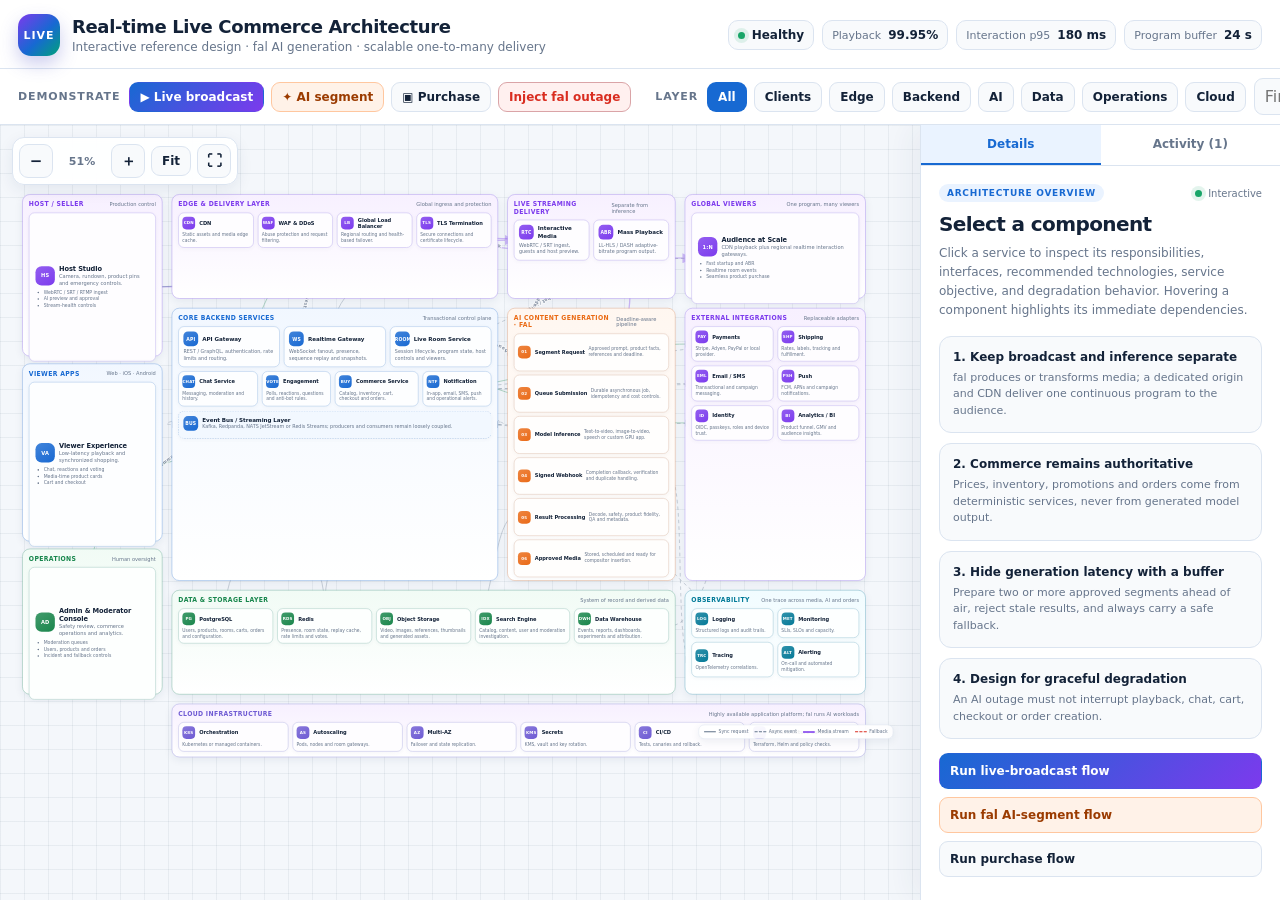
<file: docs/demos/interactive-architecture-prototype.html>
<!doctype html>
<html lang="en" data-theme="light">
<head>
  <meta charset="utf-8" />
  <meta name="viewport" content="width=device-width, initial-scale=1" />
  <meta name="description" content="Interactive reference architecture for a fal-powered realtime live-commerce platform." />
  <title>Interactive Real-time Live Commerce Architecture</title>
  <style>
    :root {
      --bg: #f4f7fb;
      --surface: #ffffff;
      --surface-2: #f8fafc;
      --surface-3: #eef3f9;
      --text: #132238;
      --muted: #66758b;
      --border: #dbe4f0;
      --shadow: 0 12px 32px rgba(30, 55, 90, 0.10);
      --shadow-soft: 0 5px 16px rgba(30, 55, 90, 0.08);
      --purple: #7c3aed;
      --purple-soft: #f3e8ff;
      --blue: #1769d2;
      --blue-soft: #eaf3ff;
      --green: #17864c;
      --green-soft: #eaf9f0;
      --orange: #ea6a14;
      --orange-soft: #fff2e8;
      --red: #d92d20;
      --red-soft: #fff0ef;
      --cyan: #007a98;
      --cyan-soft: #e9faff;
      --connector: #62748a;
      --grid: rgba(73, 94, 125, 0.08);
      --stage-width: 1760px;
      --stage-height: 1110px;
    }

    html[data-theme="dark"] {
      --bg: #0b1220;
      --surface: #111b2c;
      --surface-2: #152238;
      --surface-3: #1a2b44;
      --text: #eef4ff;
      --muted: #a8b5c8;
      --border: #2c3d57;
      --shadow: 0 12px 36px rgba(0, 0, 0, 0.35);
      --shadow-soft: 0 5px 18px rgba(0, 0, 0, 0.28);
      --purple-soft: rgba(124, 58, 237, 0.17);
      --blue-soft: rgba(23, 105, 210, 0.16);
      --green-soft: rgba(23, 134, 76, 0.17);
      --orange-soft: rgba(234, 106, 20, 0.17);
      --red-soft: rgba(217, 45, 32, 0.17);
      --cyan-soft: rgba(0, 122, 152, 0.17);
      --connector: #9baac0;
      --grid: rgba(175, 195, 224, 0.08);
    }

    * { box-sizing: border-box; }
    body {
      margin: 0;
      min-width: 320px;
      background: var(--bg);
      color: var(--text);
      font-family: Inter, ui-sans-serif, system-ui, -apple-system, BlinkMacSystemFont, "Segoe UI", sans-serif;
      overflow: hidden;
    }

    button, input { font: inherit; }
    button { color: inherit; }

    .app {
      height: 100vh;
      display: grid;
      grid-template-rows: auto auto minmax(0, 1fr);
    }

    .topbar {
      display: flex;
      align-items: center;
      justify-content: space-between;
      gap: 20px;
      padding: 14px 18px 12px;
      background: color-mix(in srgb, var(--surface) 94%, transparent);
      border-bottom: 1px solid var(--border);
      backdrop-filter: blur(18px);
      z-index: 20;
    }

    .brand {
      min-width: 320px;
      display: flex;
      align-items: center;
      gap: 12px;
    }

    .brand-mark {
      width: 42px;
      height: 42px;
      border-radius: 13px;
      display: grid;
      place-items: center;
      color: white;
      font-weight: 900;
      font-size: 11px;
      letter-spacing: .09em;
      background: linear-gradient(135deg, #7c3aed, #1769d2 55%, #00a27a);
      box-shadow: 0 8px 18px rgba(76, 79, 199, .28);
    }

    h1 {
      margin: 0;
      font-size: 18px;
      line-height: 1.2;
      letter-spacing: -.02em;
    }

    .brand p {
      margin: 3px 0 0;
      color: var(--muted);
      font-size: 12px;
    }

    .health-strip {
      display: flex;
      align-items: center;
      gap: 8px;
      flex-wrap: wrap;
      justify-content: flex-end;
    }

    .metric {
      display: flex;
      align-items: center;
      gap: 7px;
      padding: 7px 9px;
      border: 1px solid var(--border);
      border-radius: 10px;
      background: var(--surface-2);
      white-space: nowrap;
      font-size: 11px;
      color: var(--muted);
    }

    .metric strong { color: var(--text); font-size: 12px; }
    .status-dot { width: 7px; height: 7px; border-radius: 50%; background: #18a568; box-shadow: 0 0 0 4px rgba(24, 165, 104, .12); }
    .status-dot.degraded { background: var(--red); box-shadow: 0 0 0 4px rgba(217, 45, 32, .12); }

    .toolbar {
      display: flex;
      align-items: center;
      gap: 8px;
      padding: 9px 18px;
      background: var(--surface);
      border-bottom: 1px solid var(--border);
      overflow-x: auto;
      scrollbar-width: thin;
      z-index: 15;
    }

    .tool-group { display: flex; align-items: center; gap: 7px; }
    .tool-label { color: var(--muted); font-size: 11px; font-weight: 700; text-transform: uppercase; letter-spacing: .08em; margin-right: 2px; }
    .separator { width: 1px; height: 26px; background: var(--border); margin: 0 4px; }

    .btn, .chip {
      border: 1px solid var(--border);
      border-radius: 9px;
      background: var(--surface-2);
      padding: 7px 10px;
      cursor: pointer;
      font-size: 12px;
      font-weight: 700;
      transition: .18s ease;
      white-space: nowrap;
    }

    .btn:hover, .chip:hover { transform: translateY(-1px); border-color: color-mix(in srgb, var(--blue) 55%, var(--border)); box-shadow: var(--shadow-soft); }
    .btn.primary { color: white; border-color: transparent; background: linear-gradient(135deg, #1769d2, #7c3aed); }
    .btn.ai { color: #9b3b00; border-color: #ffc79f; background: var(--orange-soft); }
    html[data-theme="dark"] .btn.ai { color: #ffd5b7; }
    .btn.danger { color: var(--red); background: var(--red-soft); border-color: color-mix(in srgb, var(--red) 35%, var(--border)); }
    .btn.danger.active { color: white; background: var(--red); }
    .chip.active { color: white; border-color: transparent; background: var(--blue); }
    .icon-btn { width: 34px; height: 34px; padding: 0; display: grid; place-items: center; font-size: 15px; }

    .search-wrap { position: relative; margin-left: auto; min-width: 225px; }
    .search-wrap input {
      width: 100%;
      padding: 8px 30px 8px 10px;
      border-radius: 9px;
      border: 1px solid var(--border);
      color: var(--text);
      background: var(--surface-2);
      outline: none;
    }
    .search-wrap input:focus { border-color: var(--blue); box-shadow: 0 0 0 3px color-mix(in srgb, var(--blue) 18%, transparent); }
    .search-count { position: absolute; right: 8px; top: 8px; color: var(--muted); font-size: 11px; }

    .workspace {
      min-height: 0;
      display: grid;
      grid-template-columns: minmax(0, 1fr) 360px;
      gap: 0;
    }

    .diagram-viewport {
      position: relative;
      overflow: auto;
      background-color: var(--bg);
      background-image:
        linear-gradient(var(--grid) 1px, transparent 1px),
        linear-gradient(90deg, var(--grid) 1px, transparent 1px);
      background-size: 24px 24px;
      scroll-behavior: smooth;
    }

    .viewport-hud {
      position: sticky;
      z-index: 12;
      top: 12px;
      left: 12px;
      width: max-content;
      display: flex;
      align-items: center;
      gap: 6px;
      padding: 6px;
      border: 1px solid var(--border);
      border-radius: 12px;
      background: color-mix(in srgb, var(--surface) 92%, transparent);
      box-shadow: var(--shadow-soft);
      backdrop-filter: blur(12px);
    }

    .zoom-label { min-width: 46px; text-align: center; color: var(--muted); font-size: 11px; font-weight: 800; }

    #stageSizer { position: relative; margin: 10px auto 80px; }
    .diagram-stage {
      position: relative;
      width: var(--stage-width);
      height: var(--stage-height);
      transform-origin: top left;
      isolation: isolate;
    }

    #connections {
      position: absolute;
      inset: 0;
      width: 100%;
      height: 100%;
      z-index: 0;
      overflow: visible;
      pointer-events: none;
    }

    .architecture-grid {
      position: relative;
      z-index: 2;
      width: 100%;
      height: 100%;
      display: grid;
      grid-template-columns: 275px 640px 330px 355px;
      grid-template-rows: 205px 535px 205px 105px;
      gap: 18px;
      padding: 22px;
    }

    .clients-column { grid-column: 1; grid-row: 1 / 4; display: grid; grid-template-rows: 1fr 1.1fr .9fr; gap: 14px; }
    .edge-panel { grid-column: 2; grid-row: 1; }
    .delivery-panel { grid-column: 3; grid-row: 1; }
    .viewers-panel { grid-column: 4; grid-row: 1; }
    .backend-panel { grid-column: 2; grid-row: 2; }
    .ai-panel { grid-column: 3; grid-row: 2; }
    .integrations-panel { grid-column: 4; grid-row: 2; }
    .data-panel { grid-column: 2 / 4; grid-row: 3; }
    .observability-panel { grid-column: 4; grid-row: 3; }
    .cloud-panel { grid-column: 2 / 5; grid-row: 4; }

    .panel {
      --accent: var(--blue);
      --soft: var(--blue-soft);
      position: relative;
      padding: 12px;
      border: 1px solid color-mix(in srgb, var(--accent) 45%, var(--border));
      border-radius: 15px;
      background: linear-gradient(180deg, color-mix(in srgb, var(--soft) 65%, var(--surface)), var(--surface));
      box-shadow: var(--shadow-soft);
      transition: opacity .2s ease, filter .2s ease, transform .2s ease;
    }

    .panel[data-layer="clients"] { --accent: var(--purple); --soft: var(--purple-soft); }
    .panel[data-layer="edge"] { --accent: var(--purple); --soft: var(--purple-soft); }
    .panel[data-layer="backend"] { --accent: var(--blue); --soft: var(--blue-soft); }
    .panel[data-layer="ai"] { --accent: var(--orange); --soft: var(--orange-soft); }
    .panel[data-layer="data"] { --accent: var(--green); --soft: var(--green-soft); }
    .panel[data-layer="operations"] { --accent: var(--cyan); --soft: var(--cyan-soft); }
    .panel[data-layer="infrastructure"] { --accent: #6f5bd3; --soft: var(--purple-soft); }

    .panel.dimmed { opacity: .16; filter: grayscale(.6); }
    .panel-header { display: flex; align-items: center; justify-content: space-between; gap: 8px; margin-bottom: 9px; }
    .panel-title { font-size: 12px; font-weight: 900; letter-spacing: .055em; text-transform: uppercase; color: var(--accent); }
    .panel-note { color: var(--muted); font-size: 10px; }
    .panel-grid { display: grid; gap: 8px; }
    .panel-grid.cols-2 { grid-template-columns: repeat(2, 1fr); }
    .panel-grid.cols-3 { grid-template-columns: repeat(3, 1fr); }
    .panel-grid.cols-4 { grid-template-columns: repeat(4, 1fr); }
    .backend-top { grid-template-columns: repeat(3, 1fr); }
    .backend-bottom { grid-template-columns: 1.1fr .95fr 1.15fr .95fr; margin-top: 8px; }
    .data-grid { grid-template-columns: repeat(5, 1fr); }
    .ops-grid { grid-template-columns: repeat(2, 1fr); }
    .cloud-grid { grid-template-columns: repeat(6, 1fr); }

    .node {
      --node-accent: var(--accent);
      width: 100%;
      min-width: 0;
      position: relative;
      text-align: left;
      border: 1px solid color-mix(in srgb, var(--node-accent) 27%, var(--border));
      border-radius: 11px;
      padding: 9px;
      color: var(--text);
      background: color-mix(in srgb, var(--surface) 92%, var(--soft));
      box-shadow: 0 2px 8px rgba(37, 58, 91, .045);
      cursor: pointer;
      transition: .18s ease;
      overflow: hidden;
    }

    .node:hover { transform: translateY(-2px); border-color: var(--node-accent); box-shadow: 0 9px 20px color-mix(in srgb, var(--node-accent) 14%, transparent); }
    .node:focus-visible { outline: 3px solid color-mix(in srgb, var(--blue) 25%, transparent); outline-offset: 2px; }
    .node.selected { border-color: var(--node-accent); box-shadow: 0 0 0 3px color-mix(in srgb, var(--node-accent) 17%, transparent), 0 10px 24px color-mix(in srgb, var(--node-accent) 15%, transparent); }
    .node.neighbor { border-color: color-mix(in srgb, var(--node-accent) 70%, var(--border)); }
    .node.dimmed { opacity: .17; filter: grayscale(.7); }
    .node.search-hit { box-shadow: 0 0 0 3px rgba(255, 188, 43, .34), 0 8px 20px rgba(150, 105, 0, .10); border-color: #d89800; }
    .node.flow-active { animation: nodePulse .65s ease both; z-index: 5; }
    .node.status-degraded { border-color: var(--red); background: var(--red-soft); }
    .node.status-degraded::after {
      content: "DEGRADED";
      position: absolute;
      top: 5px;
      right: -24px;
      transform: rotate(34deg);
      padding: 2px 25px;
      font-size: 7px;
      font-weight: 900;
      letter-spacing: .08em;
      color: white;
      background: var(--red);
    }

    @keyframes nodePulse {
      0% { transform: scale(1); }
      48% { transform: scale(1.045); box-shadow: 0 0 0 7px color-mix(in srgb, var(--node-accent) 18%, transparent); }
      100% { transform: scale(1); }
    }

    .node-head { display: flex; align-items: center; gap: 8px; margin-bottom: 5px; }
    .node-icon {
      flex: 0 0 auto;
      width: 29px;
      height: 29px;
      border-radius: 9px;
      display: grid;
      place-items: center;
      color: white;
      background: linear-gradient(145deg, color-mix(in srgb, var(--node-accent) 82%, white), var(--node-accent));
      font-size: 9px;
      font-weight: 900;
      letter-spacing: .03em;
    }
    .node h3 { margin: 0; font-size: 11px; line-height: 1.2; letter-spacing: -.01em; }
    .node p { margin: 0; color: var(--muted); font-size: 9.5px; line-height: 1.35; }
    .node ul { margin: 5px 0 0 16px; padding: 0; color: var(--muted); font-size: 9px; line-height: 1.45; }
    .node.compact { padding: 7px; }
    .node.compact .node-icon { width: 25px; height: 25px; border-radius: 8px; font-size: 8px; }
    .node.compact h3 { font-size: 10px; }
    .node.compact p { font-size: 8.7px; }
    .node.hero { height: 100%; padding: 12px; }
    .node.hero .node-icon { width: 38px; height: 38px; border-radius: 12px; font-size: 10px; }
    .node.hero h3 { font-size: 13px; }
    .node.hero p { font-size: 10px; }

    .ai-pipeline { display: grid; grid-template-rows: repeat(6, 1fr); gap: 7px; height: calc(100% - 31px); }
    .ai-pipeline .node { display: grid; grid-template-columns: auto 1fr; align-items: center; gap: 7px; }
    .ai-pipeline .node-head { margin: 0; }
    .ai-pipeline .node p { align-self: center; }

    .event-bus-node { margin-top: 9px; border-style: dashed; background: color-mix(in srgb, var(--blue-soft) 60%, var(--surface)); }

    .connection {
      fill: none;
      stroke: var(--connector);
      stroke-width: 1.8;
      opacity: .33;
      transition: opacity .18s ease, stroke-width .18s ease, filter .18s ease;
    }
    .connection.async { stroke-dasharray: 7 6; }
    .connection.media { stroke: var(--purple); stroke-width: 2.5; }
    .connection.secure { stroke: var(--green); }
    .connection.fallback { stroke: var(--red); stroke-width: 2.4; stroke-dasharray: 4 5; display: none; }
    .connection.highlight { opacity: 1; stroke-width: 3.3; filter: drop-shadow(0 0 3px color-mix(in srgb, currentColor 35%, transparent)); }
    .connection.dimmed { opacity: .05; }
    .connection.flow-active { opacity: 1; stroke-width: 4.2; stroke-dasharray: 10 7; animation: dashFlow .55s linear infinite; }
    .connection.fallback.visible { display: block; opacity: .95; }
    @keyframes dashFlow { to { stroke-dashoffset: -17; } }

    .connection-label {
      fill: var(--muted);
      font-size: 9px;
      font-weight: 800;
      paint-order: stroke;
      stroke: var(--surface);
      stroke-width: 4px;
      stroke-linejoin: round;
      opacity: .76;
    }

    .flow-dot { filter: drop-shadow(0 0 4px rgba(23, 105, 210, .6)); }

    .legend {
      position: absolute;
      z-index: 4;
      right: 30px;
      bottom: 20px;
      display: flex;
      align-items: center;
      gap: 12px;
      padding: 8px 10px;
      background: color-mix(in srgb, var(--surface) 94%, transparent);
      border: 1px solid var(--border);
      border-radius: 11px;
      box-shadow: var(--shadow-soft);
      font-size: 9px;
      color: var(--muted);
    }
    .legend-item { display: flex; align-items: center; gap: 5px; }
    .legend-line { width: 23px; height: 0; border-top: 2px solid var(--connector); }
    .legend-line.async { border-top-style: dashed; }
    .legend-line.media { border-color: var(--purple); border-top-width: 3px; }
    .legend-line.fallback { border-color: var(--red); border-top-style: dashed; }

    .side-panel {
      min-width: 0;
      display: grid;
      grid-template-rows: auto minmax(0, 1fr);
      background: var(--surface);
      border-left: 1px solid var(--border);
      box-shadow: -10px 0 30px rgba(26, 48, 80, .06);
      z-index: 10;
    }

    .side-tabs { display: grid; grid-template-columns: 1fr 1fr; border-bottom: 1px solid var(--border); }
    .side-tab {
      padding: 12px;
      border: 0;
      border-bottom: 2px solid transparent;
      background: transparent;
      color: var(--muted);
      cursor: pointer;
      font-size: 12px;
      font-weight: 800;
    }
    .side-tab.active { color: var(--blue); border-bottom-color: var(--blue); background: var(--blue-soft); }
    .side-content { min-height: 0; overflow: auto; }
    .tab-pane { display: none; padding: 18px; }
    .tab-pane.active { display: block; }

    .inspector-kicker { display: flex; align-items: center; justify-content: space-between; gap: 10px; margin-bottom: 10px; }
    .layer-pill { padding: 4px 8px; border-radius: 999px; background: var(--blue-soft); color: var(--blue); font-size: 9px; font-weight: 900; text-transform: uppercase; letter-spacing: .08em; }
    .node-status { display: flex; align-items: center; gap: 6px; color: var(--muted); font-size: 10px; }
    .inspector h2 { margin: 0 0 8px; font-size: 20px; letter-spacing: -.03em; }
    .inspector-summary { margin: 0 0 16px; color: var(--muted); font-size: 12px; line-height: 1.58; }
    .detail-section { padding: 13px 0; border-top: 1px solid var(--border); }
    .detail-section h4 { margin: 0 0 8px; font-size: 10px; text-transform: uppercase; letter-spacing: .09em; color: var(--muted); }
    .detail-section ul { margin: 0; padding-left: 18px; font-size: 12px; line-height: 1.6; }
    .tag-list { display: flex; flex-wrap: wrap; gap: 6px; }
    .tag { padding: 5px 7px; border-radius: 7px; border: 1px solid var(--border); background: var(--surface-2); font-size: 10px; font-weight: 700; }
    .slo-card { padding: 10px; border-radius: 10px; background: var(--green-soft); border: 1px solid color-mix(in srgb, var(--green) 30%, var(--border)); font-size: 11px; line-height: 1.45; }
    .risk-card { padding: 10px; border-radius: 10px; background: var(--orange-soft); border: 1px solid color-mix(in srgb, var(--orange) 30%, var(--border)); font-size: 11px; line-height: 1.45; }

    .overview-card {
      padding: 13px;
      border: 1px solid var(--border);
      border-radius: 12px;
      background: var(--surface-2);
      margin-bottom: 10px;
    }
    .overview-card h3 { margin: 0 0 6px; font-size: 12px; }
    .overview-card p { margin: 0; color: var(--muted); font-size: 11px; line-height: 1.5; }
    .quick-actions { display: grid; grid-template-columns: 1fr; gap: 8px; margin-top: 14px; }
    .quick-actions button { text-align: left; padding: 10px; }

    .activity-header { display: flex; align-items: center; justify-content: space-between; margin-bottom: 12px; }
    .activity-header h2 { margin: 0; font-size: 16px; }
    .log-list { display: grid; gap: 8px; }
    .log-entry {
      display: grid;
      grid-template-columns: 54px 9px 1fr;
      gap: 8px;
      align-items: start;
      padding: 9px;
      border-radius: 10px;
      border: 1px solid var(--border);
      background: var(--surface-2);
      animation: logIn .24s ease both;
    }
    @keyframes logIn { from { opacity: 0; transform: translateY(-4px); } }
    .log-time { color: var(--muted); font-size: 9px; font-variant-numeric: tabular-nums; }
    .log-dot { width: 8px; height: 8px; border-radius: 50%; margin-top: 2px; background: var(--blue); }
    .log-dot.ai { background: var(--orange); }
    .log-dot.media { background: var(--purple); }
    .log-dot.commerce { background: var(--green); }
    .log-dot.error { background: var(--red); }
    .log-message { font-size: 10px; line-height: 1.45; }
    .log-message strong { display: block; font-size: 10.5px; margin-bottom: 2px; }

    .toast-stack { position: fixed; right: 380px; bottom: 18px; z-index: 50; display: grid; gap: 8px; pointer-events: none; }
    .toast {
      max-width: 340px;
      padding: 10px 12px;
      border-radius: 11px;
      color: white;
      background: #21344f;
      box-shadow: 0 12px 32px rgba(0,0,0,.23);
      font-size: 11px;
      line-height: 1.45;
      animation: toastIn .25s ease both;
    }
    .toast.error { background: var(--red); }
    .toast.success { background: var(--green); }
    @keyframes toastIn { from { opacity: 0; transform: translateY(8px); } }

    .mobile-side-toggle { display: none; }

    @media (max-width: 1050px) {
      .health-strip { display: none; }
      .workspace { grid-template-columns: 1fr; }
      .side-panel {
        position: fixed;
        top: 0;
        right: 0;
        bottom: 0;
        width: min(380px, 92vw);
        transform: translateX(100%);
        transition: transform .22s ease;
      }
      .side-panel.open { transform: translateX(0); }
      .mobile-side-toggle { display: grid; }
      .toast-stack { right: 18px; }
    }

    @media (max-width: 720px) {
      .brand { min-width: 250px; }
      .brand p { display: none; }
      .topbar { padding: 10px 12px; }
      .toolbar { padding: 8px 12px; }
      .tool-label, .separator, .filter-group { display: none; }
      .search-wrap { min-width: 160px; }
    }

    @media print {
      body { overflow: visible; }
      .topbar, .toolbar, .side-panel, .viewport-hud, .toast-stack { display: none !important; }
      .workspace { display: block; }
      .diagram-viewport { overflow: visible; background: white; }
      #stageSizer { margin: 0; }
      .diagram-stage { transform: scale(.56) !important; transform-origin: top left; }
    }
  </style>
</head>
<body>
<div class="app">
  <header class="topbar">
    <div class="brand">
      <div class="brand-mark">LIVE</div>
      <div>
        <h1>Real-time Live Commerce Architecture</h1>
        <p>Interactive reference design · fal AI generation · scalable one-to-many delivery</p>
      </div>
    </div>
    <div class="health-strip" aria-label="Example service-level indicators">
      <div class="metric"><span class="status-dot" id="platformDot"></span><strong id="platformState">Healthy</strong></div>
      <div class="metric">Playback <strong>99.95%</strong></div>
      <div class="metric">Interaction p95 <strong>180 ms</strong></div>
      <div class="metric">Program buffer <strong id="bufferMetric">24 s</strong></div>
    </div>
  </header>

  <nav class="toolbar" aria-label="Architecture controls">
    <div class="tool-group">
      <span class="tool-label">Demonstrate</span>
      <button class="btn primary" data-flow="broadcast">▶ Live broadcast</button>
      <button class="btn ai" data-flow="ai">✦ AI segment</button>
      <button class="btn" data-flow="purchase">▣ Purchase</button>
      <button class="btn danger" id="outageBtn">Inject fal outage</button>
    </div>
    <div class="separator"></div>
    <div class="tool-group filter-group" id="filterGroup">
      <span class="tool-label">Layer</span>
      <button class="chip active" data-filter="all">All</button>
      <button class="chip" data-filter="clients">Clients</button>
      <button class="chip" data-filter="edge">Edge</button>
      <button class="chip" data-filter="backend">Backend</button>
      <button class="chip" data-filter="ai">AI</button>
      <button class="chip" data-filter="data">Data</button>
      <button class="chip" data-filter="operations">Operations</button>
      <button class="chip" data-filter="infrastructure">Cloud</button>
    </div>
    <div class="search-wrap">
      <input id="searchInput" type="search" placeholder="Find a service…" aria-label="Find a service" />
      <span class="search-count" id="searchCount"></span>
    </div>
    <button class="btn icon-btn" id="themeBtn" title="Toggle theme" aria-label="Toggle theme">◐</button>
    <button class="btn icon-btn mobile-side-toggle" id="mobileSideBtn" title="Open details" aria-label="Open details">ⓘ</button>
  </nav>

  <main class="workspace">
    <section class="diagram-viewport" id="viewport" aria-label="Interactive architecture diagram">
      <div class="viewport-hud">
        <button class="btn icon-btn" id="zoomOut" title="Zoom out">−</button>
        <span class="zoom-label" id="zoomLabel">80%</span>
        <button class="btn icon-btn" id="zoomIn" title="Zoom in">＋</button>
        <button class="btn" id="fitBtn">Fit</button>
        <button class="btn icon-btn" id="fullscreenBtn" title="Fullscreen">⛶</button>
      </div>

      <div id="stageSizer">
        <div class="diagram-stage" id="diagramStage">
          <svg id="connections" aria-hidden="true">
            <defs>
              <marker id="arrow-sync" markerWidth="8" markerHeight="8" refX="7" refY="4" orient="auto" markerUnits="strokeWidth">
                <path d="M0,0 L8,4 L0,8 z" fill="#62748a"></path>
              </marker>
              <marker id="arrow-media" markerWidth="8" markerHeight="8" refX="7" refY="4" orient="auto" markerUnits="strokeWidth">
                <path d="M0,0 L8,4 L0,8 z" fill="#7c3aed"></path>
              </marker>
              <marker id="arrow-secure" markerWidth="8" markerHeight="8" refX="7" refY="4" orient="auto" markerUnits="strokeWidth">
                <path d="M0,0 L8,4 L0,8 z" fill="#17864c"></path>
              </marker>
              <marker id="arrow-fallback" markerWidth="8" markerHeight="8" refX="7" refY="4" orient="auto" markerUnits="strokeWidth">
                <path d="M0,0 L8,4 L0,8 z" fill="#d92d20"></path>
              </marker>
            </defs>
          </svg>

          <div class="architecture-grid">
            <div class="clients-column">
              <section class="panel" data-layer="clients">
                <div class="panel-header"><span class="panel-title">Host / Seller</span><span class="panel-note">Production control</span></div>
                <button class="node hero" data-node="host-studio" data-layer="clients">
                  <span class="node-head"><span class="node-icon">HS</span><span><h3>Host Studio</h3><p>Camera, rundown, product pins and emergency controls.</p></span></span>
                  <ul><li>WebRTC / SRT / RTMP ingest</li><li>AI preview and approval</li><li>Stream-health controls</li></ul>
                </button>
              </section>

              <section class="panel" data-layer="clients" style="--accent:var(--blue);--soft:var(--blue-soft)">
                <div class="panel-header"><span class="panel-title">Viewer Apps</span><span class="panel-note">Web · iOS · Android</span></div>
                <button class="node hero" data-node="viewer-apps" data-layer="clients">
                  <span class="node-head"><span class="node-icon">VA</span><span><h3>Viewer Experience</h3><p>Low-latency playback and synchronized shopping.</p></span></span>
                  <ul><li>Chat, reactions and voting</li><li>Media-time product cards</li><li>Cart and checkout</li></ul>
                </button>
              </section>

              <section class="panel" data-layer="clients" style="--accent:var(--green);--soft:var(--green-soft)">
                <div class="panel-header"><span class="panel-title">Operations</span><span class="panel-note">Human oversight</span></div>
                <button class="node hero" data-node="admin-console" data-layer="clients">
                  <span class="node-head"><span class="node-icon">AD</span><span><h3>Admin & Moderator Console</h3><p>Safety review, commerce operations and analytics.</p></span></span>
                  <ul><li>Moderation queues</li><li>Users, products and orders</li><li>Incident and fallback controls</li></ul>
                </button>
              </section>
            </div>

            <section class="panel edge-panel" data-layer="edge">
              <div class="panel-header"><span class="panel-title">Edge & Delivery Layer</span><span class="panel-note">Global ingress and protection</span></div>
              <div class="panel-grid cols-4">
                <button class="node compact" data-node="edge-cdn" data-layer="edge"><span class="node-head"><span class="node-icon">CDN</span><h3>CDN</h3></span><p>Static assets and media edge cache.</p></button>
                <button class="node compact" data-node="edge-security" data-layer="edge"><span class="node-head"><span class="node-icon">WAF</span><h3>WAF & DDoS</h3></span><p>Abuse protection and request filtering.</p></button>
                <button class="node compact" data-node="edge-lb" data-layer="edge"><span class="node-head"><span class="node-icon">LB</span><h3>Global Load Balancer</h3></span><p>Regional routing and health-based failover.</p></button>
                <button class="node compact" data-node="edge-tls" data-layer="edge"><span class="node-head"><span class="node-icon">TLS</span><h3>TLS Termination</h3></span><p>Secure connections and certificate lifecycle.</p></button>
              </div>
            </section>

            <section class="panel delivery-panel" data-layer="edge">
              <div class="panel-header"><span class="panel-title">Live Streaming Delivery</span><span class="panel-note">Separate from inference</span></div>
              <div class="panel-grid cols-2">
                <button class="node" data-node="delivery-webrtc" data-layer="edge"><span class="node-head"><span class="node-icon">RTC</span><h3>Interactive Media</h3></span><p>WebRTC / SRT ingest, guests and host preview.</p></button>
                <button class="node" data-node="delivery-hls" data-layer="edge"><span class="node-head"><span class="node-icon">ABR</span><h3>Mass Playback</h3></span><p>LL-HLS / DASH adaptive-bitrate program output.</p></button>
              </div>
            </section>

            <section class="panel viewers-panel" data-layer="clients">
              <div class="panel-header"><span class="panel-title">Global Viewers</span><span class="panel-note">One program, many viewers</span></div>
              <button class="node hero" data-node="global-viewers" data-layer="clients">
                <span class="node-head"><span class="node-icon">1:N</span><span><h3>Audience at Scale</h3><p>CDN playback plus regional realtime interaction gateways.</p></span></span>
                <ul><li>Fast startup and ABR</li><li>Realtime room events</li><li>Seamless product purchase</li></ul>
              </button>
            </section>

            <section class="panel backend-panel" data-layer="backend">
              <div class="panel-header"><span class="panel-title">Core Backend Services</span><span class="panel-note">Transactional control plane</span></div>
              <div class="panel-grid backend-top">
                <button class="node" data-node="api-gateway" data-layer="backend"><span class="node-head"><span class="node-icon">API</span><h3>API Gateway</h3></span><p>REST / GraphQL, authentication, rate limits and routing.</p></button>
                <button class="node" data-node="realtime-gateway" data-layer="backend"><span class="node-head"><span class="node-icon">WS</span><h3>Realtime Gateway</h3></span><p>WebSocket fanout, presence, sequence replay and snapshots.</p></button>
                <button class="node" data-node="live-room" data-layer="backend"><span class="node-head"><span class="node-icon">ROOM</span><h3>Live Room Service</h3></span><p>Session lifecycle, program state, host controls and viewers.</p></button>
              </div>
              <div class="panel-grid backend-bottom">
                <button class="node compact" data-node="chat" data-layer="backend"><span class="node-head"><span class="node-icon">CHAT</span><h3>Chat Service</h3></span><p>Messaging, moderation and history.</p></button>
                <button class="node compact" data-node="engagement" data-layer="backend"><span class="node-head"><span class="node-icon">VOTE</span><h3>Engagement</h3></span><p>Polls, reactions, questions and anti-bot rules.</p></button>
                <button class="node compact" data-node="commerce" data-layer="backend"><span class="node-head"><span class="node-icon">BUY</span><h3>Commerce Service</h3></span><p>Catalog, inventory, cart, checkout and orders.</p></button>
                <button class="node compact" data-node="notification" data-layer="backend"><span class="node-head"><span class="node-icon">NTF</span><h3>Notification</h3></span><p>In-app, email, SMS, push and operational alerts.</p></button>
              </div>
              <button class="node event-bus-node" data-node="event-bus" data-layer="backend">
                <span class="node-head"><span class="node-icon">BUS</span><span><h3>Event Bus / Streaming Layer</h3><p>Kafka, Redpanda, NATS JetStream or Redis Streams; producers and consumers remain loosely coupled.</p></span></span>
              </button>
            </section>

            <section class="panel ai-panel" data-layer="ai">
              <div class="panel-header"><span class="panel-title">AI Content Generation · fal</span><span class="panel-note">Deadline-aware pipeline</span></div>
              <div class="ai-pipeline">
                <button class="node compact" data-node="fal-request" data-layer="ai"><span class="node-head"><span class="node-icon">01</span><h3>Segment Request</h3></span><p>Approved prompt, product facts, references and deadline.</p></button>
                <button class="node compact" data-node="fal-queue" data-layer="ai"><span class="node-head"><span class="node-icon">02</span><h3>Queue Submission</h3></span><p>Durable asynchronous job, idempotency and cost controls.</p></button>
                <button class="node compact" data-node="fal-inference" data-layer="ai"><span class="node-head"><span class="node-icon">03</span><h3>Model Inference</h3></span><p>Text-to-video, image-to-video, speech or custom GPU app.</p></button>
                <button class="node compact" data-node="fal-webhook" data-layer="ai"><span class="node-head"><span class="node-icon">04</span><h3>Signed Webhook</h3></span><p>Completion callback, verification and duplicate handling.</p></button>
                <button class="node compact" data-node="fal-processing" data-layer="ai"><span class="node-head"><span class="node-icon">05</span><h3>Result Processing</h3></span><p>Decode, safety, product fidelity, QA and metadata.</p></button>
                <button class="node compact" data-node="fal-media" data-layer="ai"><span class="node-head"><span class="node-icon">06</span><h3>Approved Media</h3></span><p>Stored, scheduled and ready for compositor insertion.</p></button>
              </div>
            </section>

            <section class="panel integrations-panel" data-layer="backend" style="--accent:var(--purple);--soft:var(--purple-soft)">
              <div class="panel-header"><span class="panel-title">External Integrations</span><span class="panel-note">Replaceable adapters</span></div>
              <div class="panel-grid cols-2">
                <button class="node compact" data-node="payments" data-layer="backend"><span class="node-head"><span class="node-icon">PAY</span><h3>Payments</h3></span><p>Stripe, Adyen, PayPal or local provider.</p></button>
                <button class="node compact" data-node="shipping" data-layer="backend"><span class="node-head"><span class="node-icon">SHP</span><h3>Shipping</h3></span><p>Rates, labels, tracking and fulfillment.</p></button>
                <button class="node compact" data-node="email" data-layer="backend"><span class="node-head"><span class="node-icon">EML</span><h3>Email / SMS</h3></span><p>Transactional and campaign messaging.</p></button>
                <button class="node compact" data-node="push" data-layer="backend"><span class="node-head"><span class="node-icon">PSH</span><h3>Push</h3></span><p>FCM, APNs and campaign notifications.</p></button>
                <button class="node compact" data-node="identity" data-layer="backend"><span class="node-head"><span class="node-icon">ID</span><h3>Identity</h3></span><p>OIDC, passkeys, roles and device trust.</p></button>
                <button class="node compact" data-node="analytics" data-layer="backend"><span class="node-head"><span class="node-icon">BI</span><h3>Analytics / BI</h3></span><p>Product funnel, GMV and audience insights.</p></button>
              </div>
            </section>

            <section class="panel data-panel" data-layer="data">
              <div class="panel-header"><span class="panel-title">Data & Storage Layer</span><span class="panel-note">System of record and derived data</span></div>
              <div class="panel-grid data-grid">
                <button class="node compact" data-node="postgres" data-layer="data"><span class="node-head"><span class="node-icon">PG</span><h3>PostgreSQL</h3></span><p>Users, products, rooms, carts, orders and configuration.</p></button>
                <button class="node compact" data-node="redis" data-layer="data"><span class="node-head"><span class="node-icon">RDS</span><h3>Redis</h3></span><p>Presence, room state, replay cache, rate limits and votes.</p></button>
                <button class="node compact" data-node="object-storage" data-layer="data"><span class="node-head"><span class="node-icon">OBJ</span><h3>Object Storage</h3></span><p>Video, images, references, thumbnails and generated assets.</p></button>
                <button class="node compact" data-node="search" data-layer="data"><span class="node-head"><span class="node-icon">IDX</span><h3>Search Engine</h3></span><p>Catalog, content, user and moderation investigation.</p></button>
                <button class="node compact" data-node="warehouse" data-layer="data"><span class="node-head"><span class="node-icon">DWH</span><h3>Data Warehouse</h3></span><p>Events, reports, dashboards, experiments and attribution.</p></button>
              </div>
            </section>

            <section class="panel observability-panel" data-layer="operations">
              <div class="panel-header"><span class="panel-title">Observability</span><span class="panel-note">One trace across media, AI and orders</span></div>
              <div class="panel-grid ops-grid">
                <button class="node compact" data-node="logging" data-layer="operations"><span class="node-head"><span class="node-icon">LOG</span><h3>Logging</h3></span><p>Structured logs and audit trails.</p></button>
                <button class="node compact" data-node="monitoring" data-layer="operations"><span class="node-head"><span class="node-icon">MET</span><h3>Monitoring</h3></span><p>SLIs, SLOs and capacity.</p></button>
                <button class="node compact" data-node="tracing" data-layer="operations"><span class="node-head"><span class="node-icon">TRC</span><h3>Tracing</h3></span><p>OpenTelemetry correlations.</p></button>
                <button class="node compact" data-node="alerting" data-layer="operations"><span class="node-head"><span class="node-icon">ALT</span><h3>Alerting</h3></span><p>On-call and automated mitigation.</p></button>
              </div>
            </section>

            <section class="panel cloud-panel" data-layer="infrastructure">
              <div class="panel-header"><span class="panel-title">Cloud Infrastructure</span><span class="panel-note">Highly available application platform; fal runs AI workloads</span></div>
              <div class="panel-grid cloud-grid">
                <button class="node compact" data-node="kubernetes" data-layer="infrastructure"><span class="node-head"><span class="node-icon">K8S</span><h3>Orchestration</h3></span><p>Kubernetes or managed containers.</p></button>
                <button class="node compact" data-node="autoscaling" data-layer="infrastructure"><span class="node-head"><span class="node-icon">AS</span><h3>Autoscaling</h3></span><p>Pods, nodes and room gateways.</p></button>
                <button class="node compact" data-node="multiaz" data-layer="infrastructure"><span class="node-head"><span class="node-icon">AZ</span><h3>Multi-AZ</h3></span><p>Failover and state replication.</p></button>
                <button class="node compact" data-node="secrets" data-layer="infrastructure"><span class="node-head"><span class="node-icon">KMS</span><h3>Secrets</h3></span><p>KMS, vault and key rotation.</p></button>
                <button class="node compact" data-node="cicd" data-layer="infrastructure"><span class="node-head"><span class="node-icon">CI</span><h3>CI/CD</h3></span><p>Tests, canaries and rollback.</p></button>
                <button class="node compact" data-node="iac" data-layer="infrastructure"><span class="node-head"><span class="node-icon">IaC</span><h3>Infrastructure as Code</h3></span><p>Terraform, Helm and policy checks.</p></button>
              </div>
            </section>
          </div>

          <div class="legend" aria-label="Connector legend">
            <span class="legend-item"><i class="legend-line"></i>Sync request</span>
            <span class="legend-item"><i class="legend-line async"></i>Async event</span>
            <span class="legend-item"><i class="legend-line media"></i>Media stream</span>
            <span class="legend-item"><i class="legend-line fallback"></i>Fallback</span>
          </div>
        </div>
      </div>
    </section>

    <aside class="side-panel" id="sidePanel">
      <div class="side-tabs">
        <button class="side-tab active" data-tab="details">Details</button>
        <button class="side-tab" data-tab="activity">Activity <span id="activityCount"></span></button>
      </div>
      <div class="side-content">
        <section class="tab-pane active inspector" id="detailsPane">
          <div id="overviewContent">
            <div class="inspector-kicker"><span class="layer-pill">Architecture overview</span><span class="node-status"><span class="status-dot"></span> Interactive</span></div>
            <h2>Select a component</h2>
            <p class="inspector-summary">Click a service to inspect its responsibilities, interfaces, recommended technologies, service objective, and degradation behavior. Hovering a component highlights its immediate dependencies.</p>
            <div class="overview-card"><h3>1. Keep broadcast and inference separate</h3><p>fal produces or transforms media; a dedicated origin and CDN deliver one continuous program to the audience.</p></div>
            <div class="overview-card"><h3>2. Commerce remains authoritative</h3><p>Prices, inventory, promotions and orders come from deterministic services, never from generated model output.</p></div>
            <div class="overview-card"><h3>3. Hide generation latency with a buffer</h3><p>Prepare two or more approved segments ahead of air, reject stale results, and always carry a safe fallback.</p></div>
            <div class="overview-card"><h3>4. Design for graceful degradation</h3><p>An AI outage must not interrupt playback, chat, cart, checkout or order creation.</p></div>
            <div class="quick-actions">
              <button class="btn primary" data-flow="broadcast">Run live-broadcast flow</button>
              <button class="btn ai" data-flow="ai">Run fal AI-segment flow</button>
              <button class="btn" data-flow="purchase">Run purchase flow</button>
            </div>
          </div>
          <div id="nodeContent" hidden></div>
        </section>

        <section class="tab-pane" id="activityPane">
          <div class="activity-header"><h2>Event activity</h2><button class="btn" id="clearLogBtn">Clear</button></div>
          <div class="log-list" id="logList"></div>
        </section>
      </div>
    </aside>
  </main>
</div>
<div class="toast-stack" id="toastStack" aria-live="polite"></div>

<script>
(() => {
  'use strict';

  const STAGE_WIDTH = 1760;
  const STAGE_HEIGHT = 1110;
  const stage = document.getElementById('diagramStage');
  const sizer = document.getElementById('stageSizer');
  const viewport = document.getElementById('viewport');
  const svg = document.getElementById('connections');
  const detailPane = document.getElementById('detailsPane');
  const overviewContent = document.getElementById('overviewContent');
  const nodeContent = document.getElementById('nodeContent');
  const sidePanel = document.getElementById('sidePanel');
  const logList = document.getElementById('logList');
  const activityCount = document.getElementById('activityCount');
  const toastStack = document.getElementById('toastStack');

  let zoom = 0.78;
  let activeFilter = 'all';
  let selectedNode = null;
  let hoverNode = null;
  let falOutage = false;
  let runningFlow = false;
  let logCount = 0;

  const connections = [
    { id:'host-edge', from:'host-studio', to:'edge-lb', type:'secure', label:'control plane' },
    { id:'host-media', from:'host-studio', to:'delivery-webrtc', type:'media', label:'live ingest' },
    { id:'viewer-edge', from:'viewer-apps', to:'edge-lb', type:'secure', label:'API + room token' },
    { id:'admin-api', from:'admin-console', to:'api-gateway', type:'secure', label:'operator commands' },
    { id:'edge-api', from:'edge-lb', to:'api-gateway', type:'sync', label:'routed request' },
    { id:'edge-rt', from:'edge-lb', to:'realtime-gateway', type:'sync' },
    { id:'ingest-abr', from:'delivery-webrtc', to:'delivery-hls', type:'media', label:'compose + encode' },
    { id:'abr-cdn', from:'delivery-hls', to:'edge-cdn', type:'media' },
    { id:'cdn-viewers', from:'edge-cdn', to:'global-viewers', type:'media', label:'one-to-many playback' },
    { id:'viewers-rt', from:'global-viewers', to:'realtime-gateway', type:'async', label:'chat / votes' },
    { id:'api-room', from:'api-gateway', to:'live-room', type:'sync' },
    { id:'api-commerce', from:'api-gateway', to:'commerce', type:'sync' },
    { id:'api-identity', from:'api-gateway', to:'identity', type:'secure' },
    { id:'rt-chat', from:'realtime-gateway', to:'chat', type:'async' },
    { id:'rt-engagement', from:'realtime-gateway', to:'engagement', type:'async' },
    { id:'rt-room', from:'realtime-gateway', to:'live-room', type:'async' },
    { id:'chat-bus', from:'chat', to:'event-bus', type:'async' },
    { id:'engagement-bus', from:'engagement', to:'event-bus', type:'async' },
    { id:'room-bus', from:'live-room', to:'event-bus', type:'async' },
    { id:'commerce-bus', from:'commerce', to:'event-bus', type:'async' },
    { id:'bus-notify', from:'event-bus', to:'notification', type:'async' },
    { id:'room-fal', from:'live-room', to:'fal-request', type:'async', label:'scene plan' },
    { id:'fal-1', from:'fal-request', to:'fal-queue', type:'async' },
    { id:'fal-2', from:'fal-queue', to:'fal-inference', type:'async' },
    { id:'fal-3', from:'fal-inference', to:'fal-webhook', type:'async' },
    { id:'fal-4', from:'fal-webhook', to:'fal-processing', type:'async' },
    { id:'fal-5', from:'fal-processing', to:'fal-media', type:'sync' },
    { id:'fal-air', from:'fal-media', to:'delivery-hls', type:'media', label:'approved segment' },
    { id:'fal-storage', from:'fal-processing', to:'object-storage', type:'sync' },
    { id:'commerce-pay', from:'commerce', to:'payments', type:'secure' },
    { id:'commerce-ship', from:'commerce', to:'shipping', type:'async' },
    { id:'notify-email', from:'notification', to:'email', type:'async' },
    { id:'notify-push', from:'notification', to:'push', type:'async' },
    { id:'bus-analytics', from:'event-bus', to:'analytics', type:'async' },
    { id:'commerce-pg', from:'commerce', to:'postgres', type:'sync' },
    { id:'room-redis', from:'live-room', to:'redis', type:'sync' },
    { id:'chat-redis', from:'chat', to:'redis', type:'sync' },
    { id:'analytics-warehouse', from:'analytics', to:'warehouse', type:'async' },
    { id:'backend-monitor', from:'event-bus', to:'monitoring', type:'async' },
    { id:'fal-trace', from:'fal-webhook', to:'tracing', type:'async' },
    { id:'fallback-edge', from:'live-room', to:'delivery-hls', type:'fallback', label:'host / approved fallback' }
  ];

  const nodeDetails = {
    'host-studio': {
      title:'Host / Seller Studio', layer:'Clients', summary:'The producer-facing control surface for live capture, show rundown, product pins, audience controls, AI preview and emergency takeover.',
      responsibilities:['Capture camera and microphone with device checks','Control live-room lifecycle and scene rundown','Approve or reject generated segments before broadcast','Provide immediate cut-to-host, slate and fallback controls'],
      interfaces:['WebRTC, SRT or RTMP media ingest','REST commands for session and commerce state','WebSocket events for room health and audience feedback'],
      tech:['React','WebRTC','SRT/RTMP','WebCodecs','OIDC'], slo:'Control actions acknowledged at p95 < 250 ms; standby ingest available for priority shows.', risk:'If the studio disconnects, keep the existing program on air and allow a secondary producer or fallback playlist to take control.'
    },
    'viewer-apps': {
      title:'Viewer Applications', layer:'Clients', summary:'Web and mobile clients that combine adaptive live playback with chat, polls, product discovery, cart and checkout.',
      responsibilities:['Start playback quickly and adapt bitrate','Synchronize product pins to media program time','Recover room state after reconnect','Keep checkout usable even when AI or chat is degraded'],
      interfaces:['LL-HLS / DASH playback','REST commerce APIs','Regional WebSocket gateway'],
      tech:['React / React Native','Native AV players','WebSocket','Service workers'], slo:'Viewer join p95 < 2 s; rebuffer ratio < 1%; product pin alignment within ±300 ms.', risk:'Never couple checkout availability to the realtime connection; cache a safe room snapshot and independently retry commerce requests.'
    },
    'admin-console': {
      title:'Admin & Moderator Console', layer:'Clients', summary:'A privileged operations surface for content safety, products, users, orders, incident response and AI output approval.',
      responsibilities:['Review prompts and generated media','Manage bans, rate limits and policy escalations','Inspect order and inventory incidents','Operate emergency cut and platform degradation controls'],
      interfaces:['Privileged REST APIs','Audit event stream','Media preview URLs'], tech:['React','RBAC/ABAC','Immutable audit log'], slo:'All privileged actions are attributable, authorized and durably audited.', risk:'Apply least privilege, device-aware authentication and dual approval for high-impact controls.'
    },
    'edge-cdn': {
      title:'CDN', layer:'Edge & Delivery', summary:'Caches static assets and distributes the packaged live program to a global audience without multiplying AI inference sessions.',
      responsibilities:['Deliver adaptive media segments close to viewers','Absorb traffic spikes','Protect the media origin','Expose playback telemetry'], interfaces:['LL-HLS / DASH','Signed playback URLs','Origin shield'], tech:['Managed CDN','Multi-CDN steering','Origin shield'], slo:'Playback availability 99.95% or better with regional failover.', risk:'Keep at least one alternate playback domain or provider for major commercial events.'
    },
    'edge-security': {
      title:'WAF & DDoS Protection', layer:'Edge & Delivery', summary:'Filters abusive traffic before it reaches application, realtime and commerce services.', responsibilities:['Rate-limit abusive clients','Block common application exploits','Protect login, voting and checkout endpoints','Feed abuse intelligence to trust systems'], interfaces:['HTTP edge policies','Bot signals','Security event stream'], tech:['WAF','DDoS protection','Bot management'], slo:'Mitigation must not materially increase p95 API latency.', risk:'Overly broad rules can block legitimate flash-sale traffic; rehearse expected peak patterns.'
    },
    'edge-lb': {
      title:'Global Load Balancer', layer:'Edge & Delivery', summary:'Routes API and realtime traffic to the healthiest nearby region while preserving room affinity where needed.', responsibilities:['Health-based regional routing','TLS-aware traffic policies','Failover and traffic shifting','WebSocket-compatible affinity'], interfaces:['HTTPS','WSS','Health probes'], tech:['Anycast DNS / global LB','Regional ingress'], slo:'Regional failover within the defined recovery objective without reconnect storms.', risk:'Room state and replay must be recoverable in the destination region before aggressive failover.'
    },
    'edge-tls': {
      title:'TLS Termination', layer:'Edge & Delivery', summary:'Centralizes certificates, modern transport policy and secure service ingress.', responsibilities:['Certificate issuance and rotation','Enforce modern cipher and protocol policy','Forward verified identity context','Support signed origin requests'], interfaces:['TLS 1.2+','mTLS to sensitive origins'], tech:['Managed certificates','KMS'], slo:'Zero expired certificates; automated renewal with alerting.', risk:'Do not forward spoofable identity headers from untrusted network paths.'
    },
    'delivery-webrtc': {
      title:'Interactive Media Transport', layer:'Live Streaming', summary:'Carries host ingest, guest video, preview feeds and subsecond interactive media where the latency requirement justifies it.', responsibilities:['Accept host and guest media','Provide low-latency preview','Forward sources to cloud composition','Collect packet-loss and jitter telemetry'], interfaces:['WebRTC','SRT','RTMP'], tech:['SFU','TURN','SRT gateway'], slo:'Stable ingest under realistic mobile packet loss, with a tested standby route.', risk:'Do not use one WebRTC peer per mass viewer unless the product truly requires subsecond media and the cost is accepted.'
    },
    'delivery-hls': {
      title:'Mass Playback Pipeline', layer:'Live Streaming', summary:'Composes, encodes and packages one continuous adaptive-bitrate program for efficient one-to-many delivery.', responsibilities:['Compose host, AI segments and deterministic overlays','Encode an ABR ladder','Package low-latency HLS or DASH','Maintain an uninterrupted program timeline'], interfaces:['Media ingest','Generated asset store','CDN origin'], tech:['FFmpeg / GStreamer','Cloud compositor','LL-HLS'], slo:'No unhandled broadcast gaps; audio/video sync remains stable throughout long sessions.', risk:'Operate active/standby composition for high-value shows and keep a pre-approved fallback playlist.'
    },
    'global-viewers': {
      title:'Global Viewer Population', layer:'Clients', summary:'The audience receives a shared media program over CDN while interaction events use horizontally scalable regional gateways.', responsibilities:['Consume adaptive media','Send chat, reactions and votes','Receive product and room state','Complete purchases through authoritative APIs'], interfaces:['CDN playback','WebSocket room channel','REST commerce API'], tech:['Web / iOS / Android'], slo:'Scale media egress by viewers while AI-generation capacity scales primarily by active channels.', risk:'Bot and fraud controls must distinguish high excitement from coordinated manipulation.'
    },
    'api-gateway': {
      title:'API Gateway', layer:'Core Backend', summary:'The authenticated entry point for session, catalog, cart, checkout, order and administrative APIs.', responsibilities:['Authenticate and authorize requests','Apply quotas and idempotency','Route to versioned services','Propagate correlation IDs'], interfaces:['REST / GraphQL','OIDC / JWT','Internal service RPC'], tech:['Go or TypeScript','Envoy / managed API gateway','OpenAPI'], slo:'Checkout path availability 99.99%; p95 latency budgets enforced by route.', risk:'Avoid putting business logic in the gateway; keep policies declarative and independently testable.'
    },
    'realtime-gateway': {
      title:'Realtime Gateway', layer:'Core Backend', summary:'Maintains room WebSockets, presence, ordered sequence numbers, missed-event replay and snapshot recovery.', responsibilities:['Authenticate short-lived room tokens','Fan out chat, polls, product pins and status','Track connection and presence state','Replay events or return a complete snapshot on reconnect'], interfaces:['WSS','Redis / event bus','Room service'], tech:['Go / Elixir / Node.js','Redis','NATS / Kafka'], slo:'Interaction p95 < 250 ms in the primary region; reconnect restores correct state without duplicate actions.', risk:'Shed low-value reactions before chat, product events or commerce notifications during overload.'
    },
    'live-room': {
      title:'Live Room Service', layer:'Core Backend', summary:'Owns the live-session state machine, program timeline, active product, poll, segment queue and operator controls.', responsibilities:['Transition room states safely','Publish authoritative session snapshots','Maintain program-time anchors','Initiate AI scene workflows and fallbacks'], interfaces:['REST commands','WebSocket events','Event bus','Workflow engine'], tech:['Go / TypeScript','PostgreSQL','Redis','Temporal'], slo:'State transitions are idempotent and ordered; fallback activation < 1 s.', risk:'Never use process-local memory as the only source of live-room truth in a multi-replica deployment.'
    },
    'chat': {
      title:'Chat Service', layer:'Core Backend', summary:'Processes realtime messages with abuse prevention, moderation and recoverable history.', responsibilities:['Accept and sequence messages','Apply text moderation and spam rules','Publish approved messages','Support removal and moderator actions'], interfaces:['Realtime gateway','Moderation providers','Event bus'], tech:['Streaming moderation','Redis','Search index'], slo:'Moderation and fanout remain within the room interaction latency budget.', risk:'Raw audience text must never be passed directly into the AI generation prompt.'
    },
    'engagement': {
      title:'Engagement Service', layer:'Core Backend', summary:'Handles reactions, polls, deterministic voting, questions and anti-manipulation controls.', responsibilities:['Open and close polls','Accept one valid vote per rule set','Calculate winners deterministically','Detect bots and coordinated abuse'], interfaces:['Realtime gateway','Event bus','Redis'], tech:['Redis atomic operations','Fraud rules','Event streaming'], slo:'Vote acknowledgment p95 < 250 ms; final totals reproducible from durable events.', risk:'The LLM may interpret a winning option but must never secretly select the winner.'
    },
    'commerce': {
      title:'Commerce Service', layer:'Core Backend', summary:'The system of authority for catalog, price, promotion, inventory reservation, cart, checkout, order and refund workflows.', responsibilities:['Serve versioned product facts','Reserve inventory atomically','Revalidate price and eligibility at checkout','Create orders idempotently and process refunds'], interfaces:['REST / GraphQL','Payment and shipping adapters','PostgreSQL','Event bus'], tech:['PostgreSQL','Workflow engine','Idempotency store'], slo:'Checkout availability 99.99%; zero duplicate orders and zero platform-caused oversell.', risk:'Do not let generated scripts or video pixels become authoritative for price, inventory or legal claims.'
    },
    'notification': {
      title:'Notification Service', layer:'Core Backend', summary:'Routes in-app, email, SMS, push and operational notifications through provider-independent policies.', responsibilities:['Template transactional messages','Route by locale and preference','Retry provider failures safely','Publish delivery status'], interfaces:['Event bus','Email/SMS providers','Push providers'], tech:['Queue workers','Template service'], slo:'Order confirmations are durable and idempotent even when an external provider is unavailable.', risk:'Marketing notifications and mandatory transactional messages require different consent and retry policies.'
    },
    'event-bus': {
      title:'Event Bus / Streaming Layer', layer:'Core Backend', summary:'Decouples chat, room, commerce, AI and analytics workflows through durable, versioned domain events.', responsibilities:['Persist ordered events where required','Fan out to independent consumers','Support replay and backpressure','Carry correlation and causation IDs'], interfaces:['Kafka / Redpanda / NATS JetStream','Transactional outbox'], tech:['Schema registry','Dead-letter topics','Consumer groups'], slo:'No silent event loss; consumers are idempotent and observable.', risk:'Treat event schemas as public contracts—version them and avoid leaking sensitive data.'
    },
    'fal-request': {
      title:'fal Segment Request', layer:'AI Content Generation', summary:'A structured, policy-approved scene plan containing references, product facts, deadline, fallback and cost ceiling.', responsibilities:['Compile approved model arguments','Attach continuity references','Set generation and stale deadlines','Select an allowlisted model policy'], interfaces:['Scene planner','fal orchestrator'], tech:['Typed Pydantic schemas','Policy engine'], slo:'Every request is reproducible from versioned inputs and policy metadata.', risk:'Never forward arbitrary user prompts, arbitrary model IDs or secrets from the browser.'
    },
    'fal-queue': {
      title:'fal Queue Submission', layer:'AI Content Generation', summary:'Submits longer-running generation through durable asynchronous inference and tracks the fal request ID.', responsibilities:['Submit through a server-side fal client','Store job and correlation identifiers','Apply budget and concurrency limits','Set signed webhook callback'], interfaces:['fal queue API','Workflow engine','Job store'], tech:['fal-client','Temporal'], slo:'Submission is idempotent and bounded by show-level budget and deadline.', risk:'Bound retries and stop once a scene can no longer be ready before its intended air time.'
    },
    'fal-inference': {
      title:'fal Model Inference', layer:'AI Content Generation', summary:'Executes an allowlisted text-to-video, image-to-video, audio, avatar or custom GPU workload on fal infrastructure.', responsibilities:['Run the selected model','Expose status and result metadata','Scale warm capacity for scheduled events','Support model fallback through orchestration'], interfaces:['fal Model APIs','Custom fal.App or realtime endpoint'], tech:['fal Serverless','GPU models','Realtime WebSocket / WebRTC where justified'], slo:'Model-specific generation target plus enough margin for QA before the segment deadline.', risk:'Inference latency is not complete scene-to-air latency; account for moderation, transfer, QA and composition.'
    },
    'fal-webhook': {
      title:'Signed fal Webhook', layer:'AI Content Generation', summary:'Receives completion or failure callbacks, verifies authenticity and processes retries idempotently.', responsibilities:['Verify timestamp and ED25519 signature','Hash and bind the raw request body','Deduplicate repeated delivery','Reject callbacks for unknown or stale jobs'], interfaces:['Public HTTPS webhook','fal JWKS','Workflow engine'], tech:['ED25519','Idempotency table'], slo:'Valid callbacks are acknowledged quickly and processed exactly once at the domain level.', risk:'Never trust a webhook merely because the request ID looks valid; verify the full signature construction.'
    },
    'fal-processing': {
      title:'AI Result Processing & QA', layer:'AI Content Generation', summary:'Validates generated media before it becomes eligible for broadcast.', responsibilities:['Decode and inspect duration, resolution and frame rate','Run visual, audio and product-fidelity checks','Reject black, frozen or unsafe output','Transcode and create provenance metadata'], interfaces:['Moderation models','Object storage','Segment workflow'], tech:['FFmpeg','Computer vision QA','Human approval queue'], slo:'100% of generated media passes the defined policy gates before air.', risk:'Low-confidence product or identity verification must route to a human or fallback, never silently pass.'
    },
    'fal-media': {
      title:'Approved Media', layer:'AI Content Generation', summary:'A validated asset in the rolling program buffer, with a fixed intended air time and safe fallback.', responsibilities:['Store immutable approved version','Publish segment-ready event','Insert into program scheduler','Reject late or superseded results'], interfaces:['Object storage','Program scheduler','Cloud compositor'], tech:['Signed URLs','Media manifest','Segment state machine'], slo:'At least two ready-to-air segments or a safe host/fallback path for AI-led shows.', risk:'A result that arrives after its stale time must never jump back into the live program.'
    },
    'payments': {
      title:'Payment Gateway', layer:'External Integration', summary:'Authorizes and captures payments while returning idempotent status to the commerce workflow.', responsibilities:['Tokenize payment details','Authorize and capture','Send signed webhooks','Support refunds and disputes'], interfaces:['Provider SDK/API','Signed webhook'], tech:['Stripe / Adyen / PayPal / local PSP'], slo:'Duplicate callbacks cannot create duplicate orders or captures.', risk:'Keep payment data outside application logs and follow the applicable PCI scope.'
    },
    'shipping': {
      title:'Shipping & Fulfillment', layer:'External Integration', summary:'Provides rates, labels, tracking and downstream fulfillment status.', responsibilities:['Calculate shipping options','Create labels or fulfillment requests','Track shipment events','Handle address exceptions'], interfaces:['Carrier / 3PL APIs','Event bus'], tech:['Adapter layer','Workflow retries'], slo:'A shipping-provider outage does not corrupt paid order state.', risk:'Model estimated delivery dates as external promises with explicit freshness and confidence.'
    },
    'identity': {
      title:'Identity Provider', layer:'External Integration', summary:'Authenticates viewers, merchants, hosts and operators and supplies trustworthy role claims.', responsibilities:['Login and token issuance','MFA/passkeys for privileged users','Role and organization membership','Device and risk signals'], interfaces:['OIDC / OAuth 2.1','SCIM where needed'], tech:['Auth0 / Firebase / Cognito / enterprise IdP'], slo:'Privileged access uses phishing-resistant authentication where possible.', risk:'Do not use display names or client-provided roles as authorization evidence.'
    },
    'postgres': {
      title:'PostgreSQL', layer:'Data & Storage', summary:'Transactional system of record for identity links, products, rooms, carts, orders and configuration.', responsibilities:['Enforce relational constraints','Support atomic inventory and checkout operations','Back the transactional outbox','Maintain audit-friendly history'], interfaces:['SQL','Change data capture'], tech:['Managed PostgreSQL','Read replicas','PITR'], slo:'Recovery point and recovery time align with order and inventory criticality.', risk:'Use migrations, bounded queries and connection pooling; flash-sale traffic can expose lock contention.'
    },
    'redis': {
      title:'Redis', layer:'Data & Storage', summary:'Low-latency ephemeral and replay state for room presence, votes, rate limits, leaderboards and short event windows.', responsibilities:['Store presence and heartbeats','Support atomic counters and deduplication','Cache room snapshots','Provide bounded replay windows'], interfaces:['RESP','Pub/sub or streams'], tech:['Managed Redis / Valkey'], slo:'Loss of cache does not lose authoritative orders or unrecoverable room state.', risk:'Define eviction and persistence intentionally; do not confuse fast cache state with the durable source of truth.'
    },
    'object-storage': {
      title:'Object Storage & Media CDN', layer:'Data & Storage', summary:'Stores product references, generated outputs, approved broadcast assets, recordings and thumbnails with explicit access controls.', responsibilities:['Private reference storage','Lifecycle and retention policies','Signed access URLs','Replication and integrity checks'], interfaces:['S3-compatible API','CDN origin'], tech:['Object storage','KMS encryption','Signed URLs'], slo:'Approved program assets remain available for the show duration and replay obligations.', risk:'Generated provider URLs may have different retention or ACL behavior; copy approved assets into controlled storage.'
    },
    'warehouse': {
      title:'Analytics Warehouse', layer:'Data & Storage', summary:'Combines media, interaction, AI cost and commerce events for funnels, attribution, experiments and operations.', responsibilities:['Ingest versioned events','Compute GMV and conversion funnels','Attribute product pins and scenes','Track cost per generated second and live minute'], interfaces:['Batch / streaming ingestion','BI tools'], tech:['ClickHouse / BigQuery / Snowflake'], slo:'Business metrics are reproducible from governed event definitions.', risk:'Do not expose raw personal data broadly; use purpose-limited models and retention.'
    },
    'monitoring': {
      title:'Monitoring & SLOs', layer:'Observability', summary:'Measures media, interaction, AI, commerce and infrastructure health through actionable service-level indicators.', responsibilities:['Track latency, availability and saturation','Measure buffer depth and deadline misses','Alert on checkout and playback impact','Drive capacity and cost tuning'], interfaces:['Prometheus-compatible metrics','Dashboards'], tech:['Prometheus','Grafana','fal analytics export'], slo:'Alerts are tied to user impact rather than raw infrastructure noise.', risk:'Averages hide livestream incidents; monitor p95/p99, per-region and per-session outliers.'
    },
    'tracing': {
      title:'Distributed Tracing', layer:'Observability', summary:'Correlates viewer actions, room events, scene jobs, fal request IDs, checkout and orders across service boundaries.', responsibilities:['Propagate trace and correlation IDs','Join async event causation','Sample high-value errors and purchases','Link media and AI timelines'], interfaces:['OpenTelemetry'], tech:['OpenTelemetry','Jaeger / Tempo'], slo:'A production incident can be followed end-to-end without manual log guessing.', risk:'Redact secrets, payment details and raw private prompts from spans.'
    },
    'kubernetes': {
      title:'Application Orchestration', layer:'Cloud Infrastructure', summary:'Runs the non-fal application services, realtime gateways and workers with controlled deployment and recovery.', responsibilities:['Schedule services and workers','Expose health and readiness checks','Enforce resource boundaries','Roll out and roll back safely'], interfaces:['Container runtime','Ingress','Service mesh where justified'], tech:['Kubernetes / ECS / Cloud Run'], slo:'No single application node is required to keep a live session running.', risk:'Do not put media state or room authority solely inside a disposable pod.'
    },
    'secrets': {
      title:'Secrets & Key Management', layer:'Cloud Infrastructure', summary:'Protects fal keys, payment secrets, signing keys and database credentials with controlled rotation.', responsibilities:['Encrypt and rotate secrets','Issue workload identity','Audit access','Separate environments and tenants'], interfaces:['KMS / Vault APIs'], tech:['Cloud KMS','Vault','Workload identity'], slo:'No long-lived fal key appears in browser or mobile code.', risk:'A leaked server credential can create unbounded AI spend; combine rotation with endpoint allowlists and cost caps.'
    }
  };

  const fallbackDetail = (node) => ({
    title: node.querySelector('h3')?.textContent || node.dataset.node,
    layer: node.dataset.layer || 'Architecture',
    summary: node.querySelector('p')?.textContent || 'Architecture component.',
    responsibilities: ['Provide its bounded capability through a versioned interface','Emit observable events and health signals','Fail without corrupting adjacent domains'],
    interfaces: ['Versioned API or event contract'],
    tech: ['Replaceable implementation'],
    slo: 'Define a measurable service objective before production rollout.',
    risk: 'Document failure behavior and keep a tested degradation path.'
  });

  const flows = {
    broadcast: {
      label:'Live broadcast', kind:'media',
      path:['host-studio','delivery-webrtc','delivery-hls','edge-cdn','global-viewers'],
      messages:[
        ['Host feed accepted','Camera and microphone enter the interactive ingest path.'],
        ['Program composed','Host video, approved overlays and audio are mixed into one timeline.'],
        ['Adaptive stream packaged','The encoder creates a low-latency bitrate ladder.'],
        ['CDN fanout active','One program is cached and distributed close to viewers.'],
        ['Audience playing','Viewers receive low-latency playback without one inference session each.']
      ]
    },
    ai: {
      label:'fal AI segment', kind:'ai',
      path:['live-room','fal-request','fal-queue','fal-inference','fal-webhook','fal-processing','fal-media','delivery-hls','edge-cdn','global-viewers'],
      messages:[
        ['Scene plan approved','The room selects a structured scene with a deadline and fallback.'],
        ['Request compiled','Only approved product facts, references and model arguments are included.'],
        ['Job submitted','The fal request ID is stored and the workflow waits asynchronously.'],
        ['GPU inference running','The selected allowlisted model generates the segment.'],
        ['Signed webhook received','Timestamp, body hash and ED25519 signature are verified.'],
        ['Media quality checked','Safety, duration, product fidelity and technical QA are evaluated.'],
        ['Segment ready','Approved media enters the rolling program buffer.'],
        ['Segment inserted','The compositor places the asset on the continuous program timeline.'],
        ['Media distributed','The CDN fans out the updated program.'],
        ['Viewers see segment','The audience sees the generated scene and synchronized product state.']
      ]
    },
    purchase: {
      label:'Purchase', kind:'commerce',
      path:['viewer-apps','edge-lb','api-gateway','commerce','payments','commerce','postgres','event-bus','notification','viewer-apps'],
      messages:[
        ['Buy action submitted','The viewer sends a cart or checkout request with an idempotency key.'],
        ['Request routed','The edge applies security and regional routing.'],
        ['Identity authorized','The API gateway validates the user and request policy.'],
        ['Checkout revalidated','Price, promotion, eligibility and inventory are checked authoritatively.'],
        ['Payment authorized','The provider returns an idempotent result or signed callback.'],
        ['Order workflow continues','The commerce service reconciles payment and inventory state.'],
        ['Order committed','The transactional database stores the order and outbox event atomically.'],
        ['Domain event published','Independent fulfillment, analytics and notification consumers react.'],
        ['Confirmation routed','The notification service selects in-app, email, SMS or push.'],
        ['Viewer confirmed','The application receives durable order status.']
      ]
    }
  };

  function getNode(id) { return document.querySelector(`[data-node="${id}"]`); }

  function setZoom(next, center = false) {
    const previous = zoom;
    zoom = Math.min(1.18, Math.max(.48, Math.round(next * 100) / 100));
    stage.style.transform = `scale(${zoom})`;
    sizer.style.width = `${STAGE_WIDTH * zoom}px`;
    sizer.style.height = `${STAGE_HEIGHT * zoom}px`;
    document.getElementById('zoomLabel').textContent = `${Math.round(zoom * 100)}%`;
    if (center) {
      const ratio = zoom / previous;
      viewport.scrollLeft = (viewport.scrollLeft + viewport.clientWidth / 2) * ratio - viewport.clientWidth / 2;
      viewport.scrollTop = (viewport.scrollTop + viewport.clientHeight / 2) * ratio - viewport.clientHeight / 2;
    }
    requestAnimationFrame(drawConnections);
  }

  function fitStage() {
    const available = Math.max(320, viewport.clientWidth - 28);
    const next = Math.min(.96, available / STAGE_WIDTH);
    setZoom(next);
    viewport.scrollTo({ left: 0, top: 0, behavior:'smooth' });
  }

  function anchor(el, towardEl) {
    const stageRect = stage.getBoundingClientRect();
    const a = el.getBoundingClientRect();
    const b = towardEl.getBoundingClientRect();
    const ax = (a.left - stageRect.left) / zoom;
    const ay = (a.top - stageRect.top) / zoom;
    const aw = a.width / zoom;
    const ah = a.height / zoom;
    const bx = (b.left - stageRect.left) / zoom + (b.width / zoom) / 2;
    const by = (b.top - stageRect.top) / zoom + (b.height / zoom) / 2;
    const acx = ax + aw / 2;
    const acy = ay + ah / 2;
    const dx = bx - acx;
    const dy = by - acy;
    if (Math.abs(dx) > Math.abs(dy) * .72) {
      return dx >= 0 ? { x: ax + aw, y: acy, side:'right' } : { x: ax, y: acy, side:'left' };
    }
    return dy >= 0 ? { x: acx, y: ay + ah, side:'bottom' } : { x: acx, y: ay, side:'top' };
  }

  function makePath(start, end) {
    const horizontal = start.side === 'left' || start.side === 'right';
    if (horizontal) {
      const bend = Math.max(36, Math.abs(end.x - start.x) * .48);
      const c1x = start.x + (start.side === 'right' ? bend : -bend);
      const c2x = end.x + (end.side === 'left' ? -bend : bend);
      return `M ${start.x} ${start.y} C ${c1x} ${start.y}, ${c2x} ${end.y}, ${end.x} ${end.y}`;
    }
    const bend = Math.max(30, Math.abs(end.y - start.y) * .48);
    const c1y = start.y + (start.side === 'bottom' ? bend : -bend);
    const c2y = end.y + (end.side === 'top' ? -bend : bend);
    return `M ${start.x} ${start.y} C ${start.x} ${c1y}, ${end.x} ${c2y}, ${end.x} ${end.y}`;
  }

  function drawConnections() {
    svg.querySelectorAll('.dynamic').forEach(el => el.remove());
    connections.forEach(conn => {
      const from = getNode(conn.from);
      const to = getNode(conn.to);
      if (!from || !to) return;
      const start = anchor(from, to);
      const end = anchor(to, from);
      const d = makePath(start, end);
      const path = document.createElementNS('http://www.w3.org/2000/svg','path');
      path.setAttribute('id', conn.id);
      path.setAttribute('d', d);
      path.setAttribute('class', `dynamic connection ${conn.type || 'sync'} ${conn.type === 'fallback' && falOutage ? 'visible' : ''}`);
      const marker = conn.type === 'media' ? 'arrow-media' : conn.type === 'secure' ? 'arrow-secure' : conn.type === 'fallback' ? 'arrow-fallback' : 'arrow-sync';
      path.setAttribute('marker-end', `url(#${marker})`);
      path.dataset.from = conn.from;
      path.dataset.to = conn.to;
      svg.appendChild(path);
      if (conn.label) {
        const text = document.createElementNS('http://www.w3.org/2000/svg','text');
        text.setAttribute('class','dynamic connection-label');
        const textPath = document.createElementNS('http://www.w3.org/2000/svg','textPath');
        textPath.setAttribute('href', `#${conn.id}`);
        textPath.setAttribute('startOffset','50%');
        textPath.setAttribute('text-anchor','middle');
        textPath.textContent = conn.label;
        text.appendChild(textPath);
        svg.appendChild(text);
      }
    });
    refreshGraphState();
  }

  function neighborsOf(id) {
    const set = new Set([id]);
    connections.forEach(c => {
      if (c.from === id) set.add(c.to);
      if (c.to === id) set.add(c.from);
    });
    return set;
  }

  function refreshGraphState() {
    const focus = hoverNode || selectedNode;
    const neighborhood = focus ? neighborsOf(focus) : null;
    const query = document.getElementById('searchInput').value.trim().toLowerCase();
    let hits = 0;

    document.querySelectorAll('.node').forEach(node => {
      const layerVisible = activeFilter === 'all' || node.dataset.layer === activeFilter;
      const detail = nodeDetails[node.dataset.node] || fallbackDetail(node);
      const haystack = `${detail.title} ${detail.summary} ${detail.layer} ${(detail.tech || []).join(' ')}`.toLowerCase();
      const searchHit = !!query && haystack.includes(query);
      if (searchHit) hits++;
      const graphVisible = !neighborhood || neighborhood.has(node.dataset.node);
      node.classList.toggle('selected', node.dataset.node === selectedNode);
      node.classList.toggle('neighbor', !!focus && neighborhood.has(node.dataset.node) && node.dataset.node !== focus);
      node.classList.toggle('search-hit', searchHit);
      node.classList.toggle('dimmed', !layerVisible || (!!focus && !graphVisible) || (!!query && !searchHit));
    });

    document.querySelectorAll('.panel').forEach(panel => {
      const visible = activeFilter === 'all' || panel.dataset.layer === activeFilter || panel.querySelector(`.node[data-layer="${activeFilter}"]`);
      panel.classList.toggle('dimmed', !visible);
    });

    document.querySelectorAll('.connection').forEach(path => {
      const from = path.dataset.from;
      const to = path.dataset.to;
      const connected = !!focus && (from === focus || to === focus);
      const filterVisible = activeFilter === 'all' || getNode(from)?.dataset.layer === activeFilter || getNode(to)?.dataset.layer === activeFilter;
      path.classList.toggle('highlight', connected);
      path.classList.toggle('dimmed', !filterVisible || (!!focus && !connected));
    });

    document.getElementById('searchCount').textContent = query ? `${hits}` : '';
  }

  function selectNode(id) {
    selectedNode = id;
    const node = getNode(id);
    const d = nodeDetails[id] || fallbackDetail(node);
    overviewContent.hidden = true;
    nodeContent.hidden = false;
    nodeContent.innerHTML = `
      <div class="inspector-kicker">
        <span class="layer-pill">${escapeHtml(d.layer)}</span>
        <span class="node-status"><span class="status-dot ${node.classList.contains('status-degraded') ? 'degraded' : ''}"></span>${node.classList.contains('status-degraded') ? 'Degraded' : 'Healthy'}</span>
      </div>
      <h2>${escapeHtml(d.title)}</h2>
      <p class="inspector-summary">${escapeHtml(d.summary)}</p>
      <div class="detail-section"><h4>Responsibilities</h4><ul>${d.responsibilities.map(x => `<li>${escapeHtml(x)}</li>`).join('')}</ul></div>
      <div class="detail-section"><h4>Interfaces</h4><div class="tag-list">${d.interfaces.map(x => `<span class="tag">${escapeHtml(x)}</span>`).join('')}</div></div>
      <div class="detail-section"><h4>Suggested technology</h4><div class="tag-list">${d.tech.map(x => `<span class="tag">${escapeHtml(x)}</span>`).join('')}</div></div>
      <div class="detail-section"><h4>Service objective</h4><div class="slo-card">${escapeHtml(d.slo)}</div></div>
      <div class="detail-section"><h4>Failure & degradation</h4><div class="risk-card">${escapeHtml(d.risk)}</div></div>
    `;
    switchTab('details');
    refreshGraphState();
    if (window.innerWidth <= 1050) sidePanel.classList.add('open');
  }

  function clearSelection() {
    selectedNode = null;
    overviewContent.hidden = false;
    nodeContent.hidden = true;
    refreshGraphState();
  }

  function switchTab(tab) {
    document.querySelectorAll('.side-tab').forEach(b => b.classList.toggle('active', b.dataset.tab === tab));
    document.querySelectorAll('.tab-pane').forEach(p => p.classList.remove('active'));
    document.getElementById(tab === 'details' ? 'detailsPane' : 'activityPane').classList.add('active');
  }

  function escapeHtml(value) {
    return String(value).replace(/[&<>'"]/g, c => ({'&':'&amp;','<':'&lt;','>':'&gt;',"'":'&#39;','"':'&quot;'}[c]));
  }

  function nowTime() {
    return new Date().toLocaleTimeString([], {hour:'2-digit', minute:'2-digit', second:'2-digit'});
  }

  function addLog(title, message, kind='system') {
    logCount++;
    activityCount.textContent = `(${logCount})`;
    const entry = document.createElement('div');
    entry.className = 'log-entry';
    entry.innerHTML = `<span class="log-time">${nowTime()}</span><span class="log-dot ${kind}"></span><span class="log-message"><strong>${escapeHtml(title)}</strong>${escapeHtml(message)}</span>`;
    logList.prepend(entry);
    while (logList.children.length > 80) logList.lastElementChild.remove();
  }

  function toast(message, kind='') {
    const el = document.createElement('div');
    el.className = `toast ${kind}`;
    el.textContent = message;
    toastStack.appendChild(el);
    setTimeout(() => { el.style.opacity = '0'; el.style.transform = 'translateY(8px)'; }, 2800);
    setTimeout(() => el.remove(), 3200);
  }

  function findConnection(a,b) {
    return connections.find(c => (c.from === a && c.to === b) || (c.from === b && c.to === a));
  }

  function animateDot(connectionId, kind='system') {
    const path = document.getElementById(connectionId);
    if (!path) return;
    const circle = document.createElementNS('http://www.w3.org/2000/svg','circle');
    circle.setAttribute('r','6');
    circle.setAttribute('class','flow-dot dynamic');
    circle.setAttribute('fill', kind === 'ai' ? '#ea6a14' : kind === 'commerce' ? '#17864c' : kind === 'media' ? '#7c3aed' : '#1769d2');
    const motion = document.createElementNS('http://www.w3.org/2000/svg','animateMotion');
    motion.setAttribute('dur','.62s');
    motion.setAttribute('fill','freeze');
    const mpath = document.createElementNS('http://www.w3.org/2000/svg','mpath');
    mpath.setAttribute('href',`#${connectionId}`);
    motion.appendChild(mpath);
    circle.appendChild(motion);
    svg.appendChild(circle);
    motion.beginElement();
    setTimeout(() => circle.remove(), 720);
  }

  const sleep = ms => new Promise(resolve => setTimeout(resolve, ms));

  async function runFlow(name) {
    if (runningFlow) { toast('A demonstration is already running.'); return; }
    const flow = flows[name];
    if (!flow) return;
    if (name === 'ai' && falOutage) {
      await runOutageFallback();
      return;
    }
    runningFlow = true;
    switchTab('activity');
    addLog(`${flow.label} started`, 'Following the highlighted components and connectors.', flow.kind);
    toast(`${flow.label} demonstration started`);

    for (let i = 0; i < flow.path.length; i++) {
      const id = flow.path[i];
      const node = getNode(id);
      if (node) {
        node.classList.add('flow-active');
        node.scrollIntoView({behavior:'smooth', block:'center', inline:'center'});
      }
      const msg = flow.messages[i] || [id, ''];
      addLog(msg[0], msg[1], flow.kind);
      if (i > 0) {
        const c = findConnection(flow.path[i-1], id);
        const p = c && document.getElementById(c.id);
        if (p) {
          p.classList.add('flow-active');
          animateDot(c.id, flow.kind);
          await sleep(640);
          p.classList.remove('flow-active');
        } else {
          await sleep(480);
        }
      } else {
        await sleep(430);
      }
      node?.classList.remove('flow-active');
    }
    addLog(`${flow.label} complete`, 'The end-to-end path completed without coupling unrelated failure domains.', flow.kind);
    toast(`${flow.label} flow complete`, 'success');
    runningFlow = false;
  }

  async function runOutageFallback() {
    if (runningFlow) return;
    runningFlow = true;
    switchTab('activity');
    addLog('AI segment requested', 'The room attempts to prepare the next generated segment.', 'ai');
    getNode('live-room')?.classList.add('flow-active');
    await sleep(450);
    getNode('live-room')?.classList.remove('flow-active');
    getNode('fal-request')?.classList.add('flow-active');
    addLog('Circuit breaker open', 'fal generation is unavailable; the request is not retried past the scene deadline.', 'error');
    await sleep(650);
    getNode('fal-request')?.classList.remove('flow-active');
    const fallback = document.getElementById('fallback-edge');
    fallback?.classList.add('flow-active','visible');
    animateDot('fallback-edge','error');
    getNode('delivery-hls')?.classList.add('flow-active');
    addLog('Fallback activated', 'The compositor keeps the human host or an approved clip on air. Playback and checkout remain healthy.', 'media');
    await sleep(900);
    fallback?.classList.remove('flow-active');
    getNode('delivery-hls')?.classList.remove('flow-active');
    addLog('Graceful degradation confirmed', 'AI is degraded, but the media and commerce paths continue independently.', 'commerce');
    toast('fal unavailable: host/fallback program remains on air', 'error');
    runningFlow = false;
  }

  function toggleFalOutage() {
    falOutage = !falOutage;
    document.querySelectorAll('[data-layer="ai"].node').forEach(n => n.classList.toggle('status-degraded', falOutage));
    document.getElementById('outageBtn').classList.toggle('active', falOutage);
    document.getElementById('outageBtn').textContent = falOutage ? 'Recover fal service' : 'Inject fal outage';
    document.getElementById('platformState').textContent = falOutage ? 'AI degraded' : 'Healthy';
    document.getElementById('platformDot').classList.toggle('degraded', falOutage);
    document.getElementById('bufferMetric').textContent = falOutage ? '18 s fallback' : '24 s';
    drawConnections();
    if (falOutage) {
      addLog('fal outage injected', 'AI nodes are degraded. Broadcast and commerce remain available by design.', 'error');
      toast('fal outage injected — run the AI flow to see fallback behavior', 'error');
    } else {
      addLog('fal service recovered', 'New segment generation may resume after health checks and circuit-breaker recovery.', 'ai');
      toast('fal service recovered', 'success');
    }
    if (selectedNode?.startsWith('fal-')) selectNode(selectedNode);
  }

  document.querySelectorAll('.node').forEach(node => {
    node.addEventListener('click', e => { e.stopPropagation(); selectNode(node.dataset.node); });
    node.addEventListener('mouseenter', () => { hoverNode = node.dataset.node; refreshGraphState(); });
    node.addEventListener('mouseleave', () => { hoverNode = null; refreshGraphState(); });
  });

  document.querySelectorAll('[data-flow]').forEach(btn => btn.addEventListener('click', () => runFlow(btn.dataset.flow)));
  document.querySelectorAll('.side-tab').forEach(btn => btn.addEventListener('click', () => switchTab(btn.dataset.tab)));

  document.getElementById('filterGroup').addEventListener('click', e => {
    const chip = e.target.closest('[data-filter]');
    if (!chip) return;
    activeFilter = chip.dataset.filter;
    document.querySelectorAll('[data-filter]').forEach(c => c.classList.toggle('active', c === chip));
    refreshGraphState();
  });

  document.getElementById('searchInput').addEventListener('input', refreshGraphState);
  document.getElementById('zoomIn').addEventListener('click', () => setZoom(zoom + .08, true));
  document.getElementById('zoomOut').addEventListener('click', () => setZoom(zoom - .08, true));
  document.getElementById('fitBtn').addEventListener('click', fitStage);
  document.getElementById('outageBtn').addEventListener('click', toggleFalOutage);
  document.getElementById('themeBtn').addEventListener('click', () => {
    const html = document.documentElement;
    html.dataset.theme = html.dataset.theme === 'dark' ? 'light' : 'dark';
    localStorage.setItem('architecture-theme', html.dataset.theme);
    setTimeout(drawConnections, 30);
  });
  document.getElementById('fullscreenBtn').addEventListener('click', async () => {
    try {
      if (!document.fullscreenElement) await document.documentElement.requestFullscreen();
      else await document.exitFullscreen();
    } catch (_) { toast('Fullscreen is unavailable in this browser.'); }
  });
  document.getElementById('mobileSideBtn').addEventListener('click', () => sidePanel.classList.toggle('open'));
  document.getElementById('clearLogBtn').addEventListener('click', () => { logList.innerHTML=''; logCount=0; activityCount.textContent=''; });

  stage.addEventListener('click', e => {
    if (!e.target.closest('.node')) clearSelection();
  });

  document.addEventListener('keydown', e => {
    if (e.key === 'Escape') {
      clearSelection();
      sidePanel.classList.remove('open');
    }
    if ((e.ctrlKey || e.metaKey) && e.key.toLowerCase() === 'k') {
      e.preventDefault();
      document.getElementById('searchInput').focus();
    }
  });

  window.addEventListener('resize', () => { drawConnections(); if (window.innerWidth > 1050) sidePanel.classList.remove('open'); });
  window.addEventListener('load', () => {
    const savedTheme = localStorage.getItem('architecture-theme');
    if (savedTheme) document.documentElement.dataset.theme = savedTheme;
    setZoom(zoom);
    drawConnections();
    setTimeout(() => { if (viewport.clientWidth < 1420) fitStage(); }, 70);
    addLog('Architecture loaded', 'Select any component or run an end-to-end demonstration.', 'system');
  });
})();
</script>
</body>
</html>
</file>
